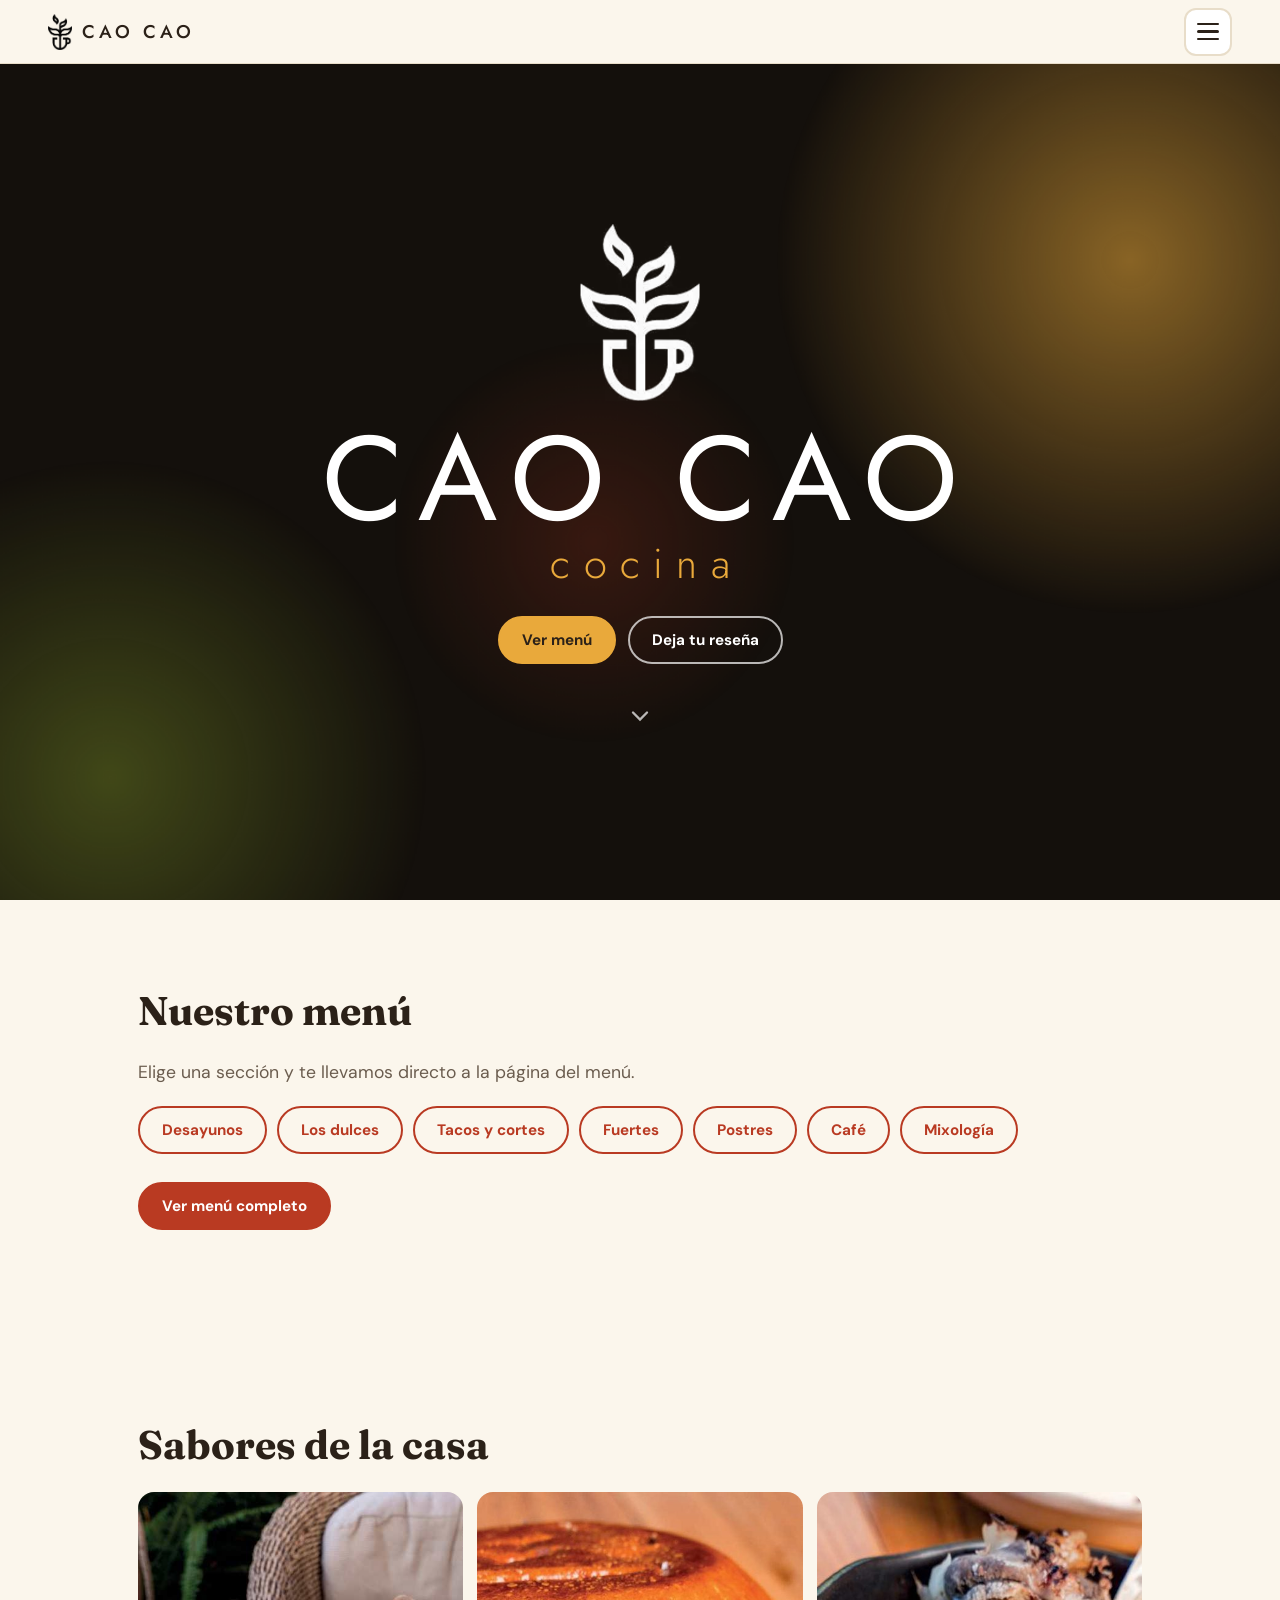
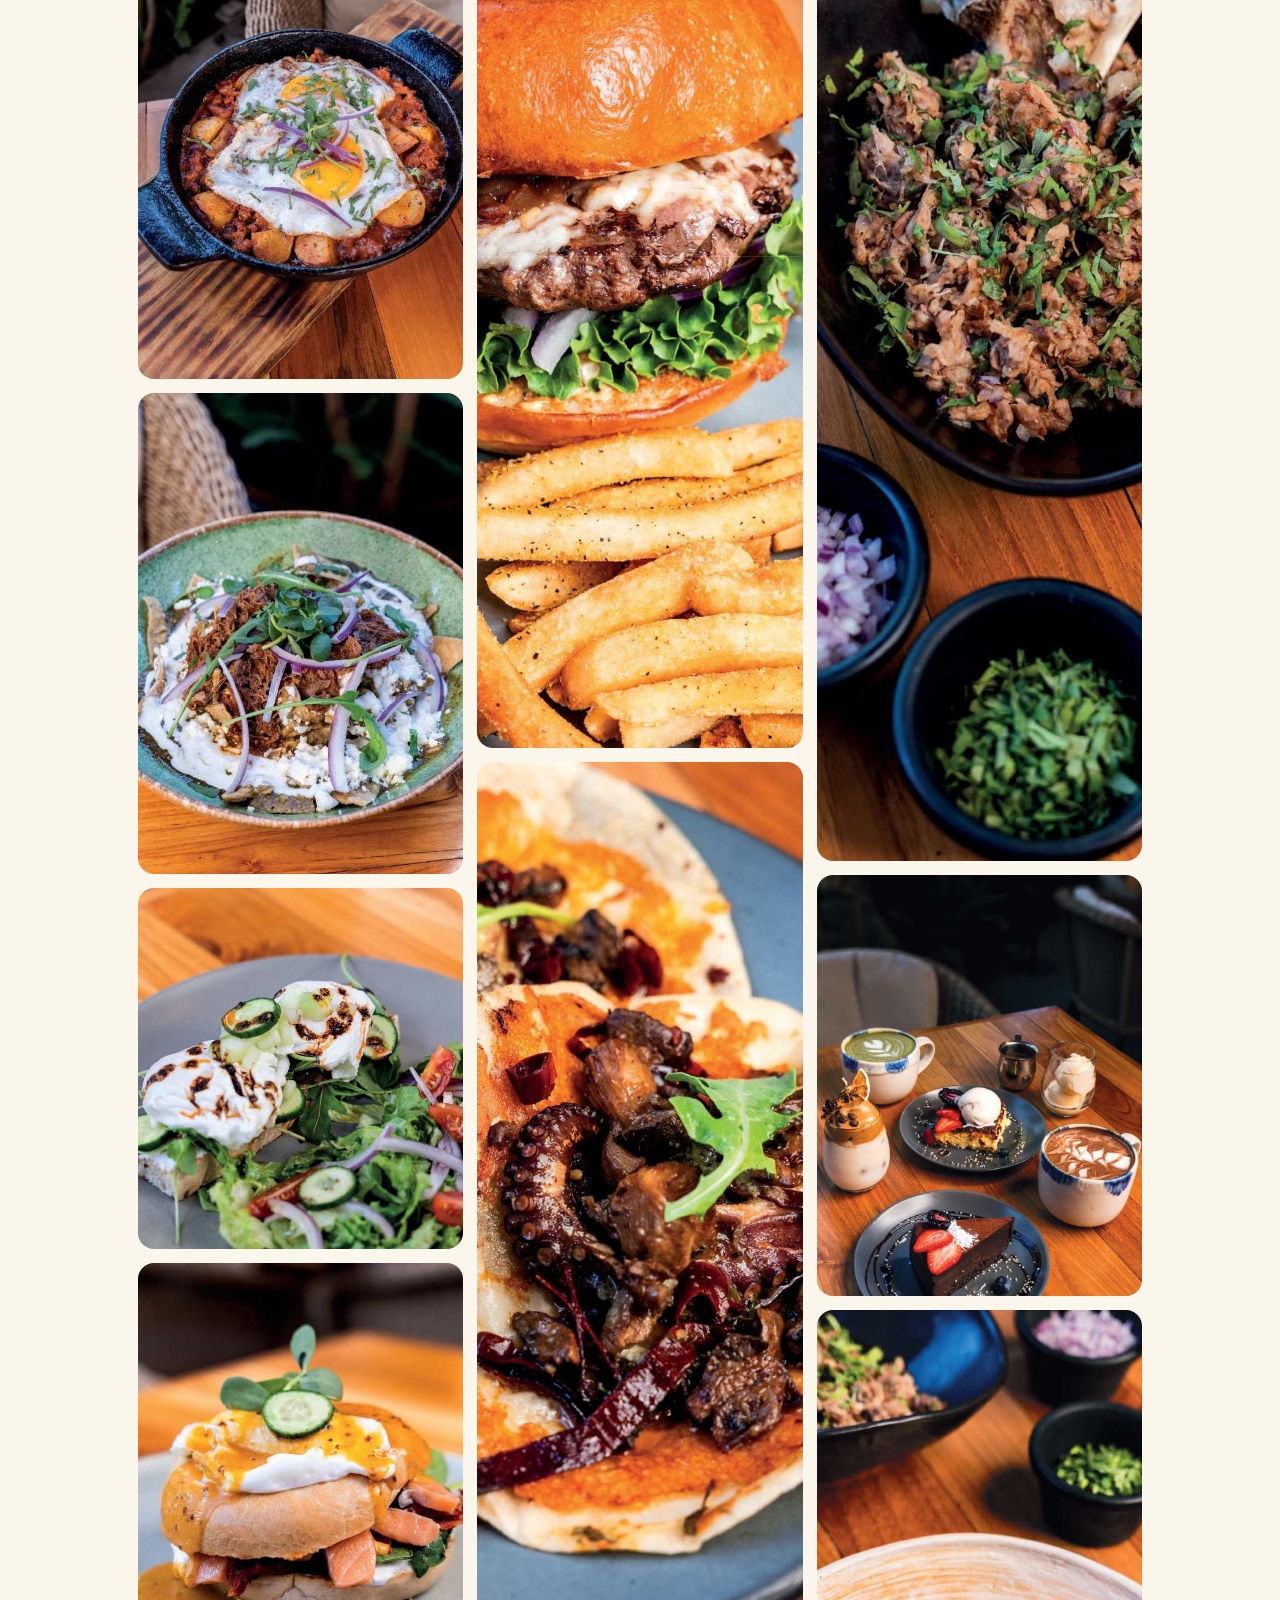
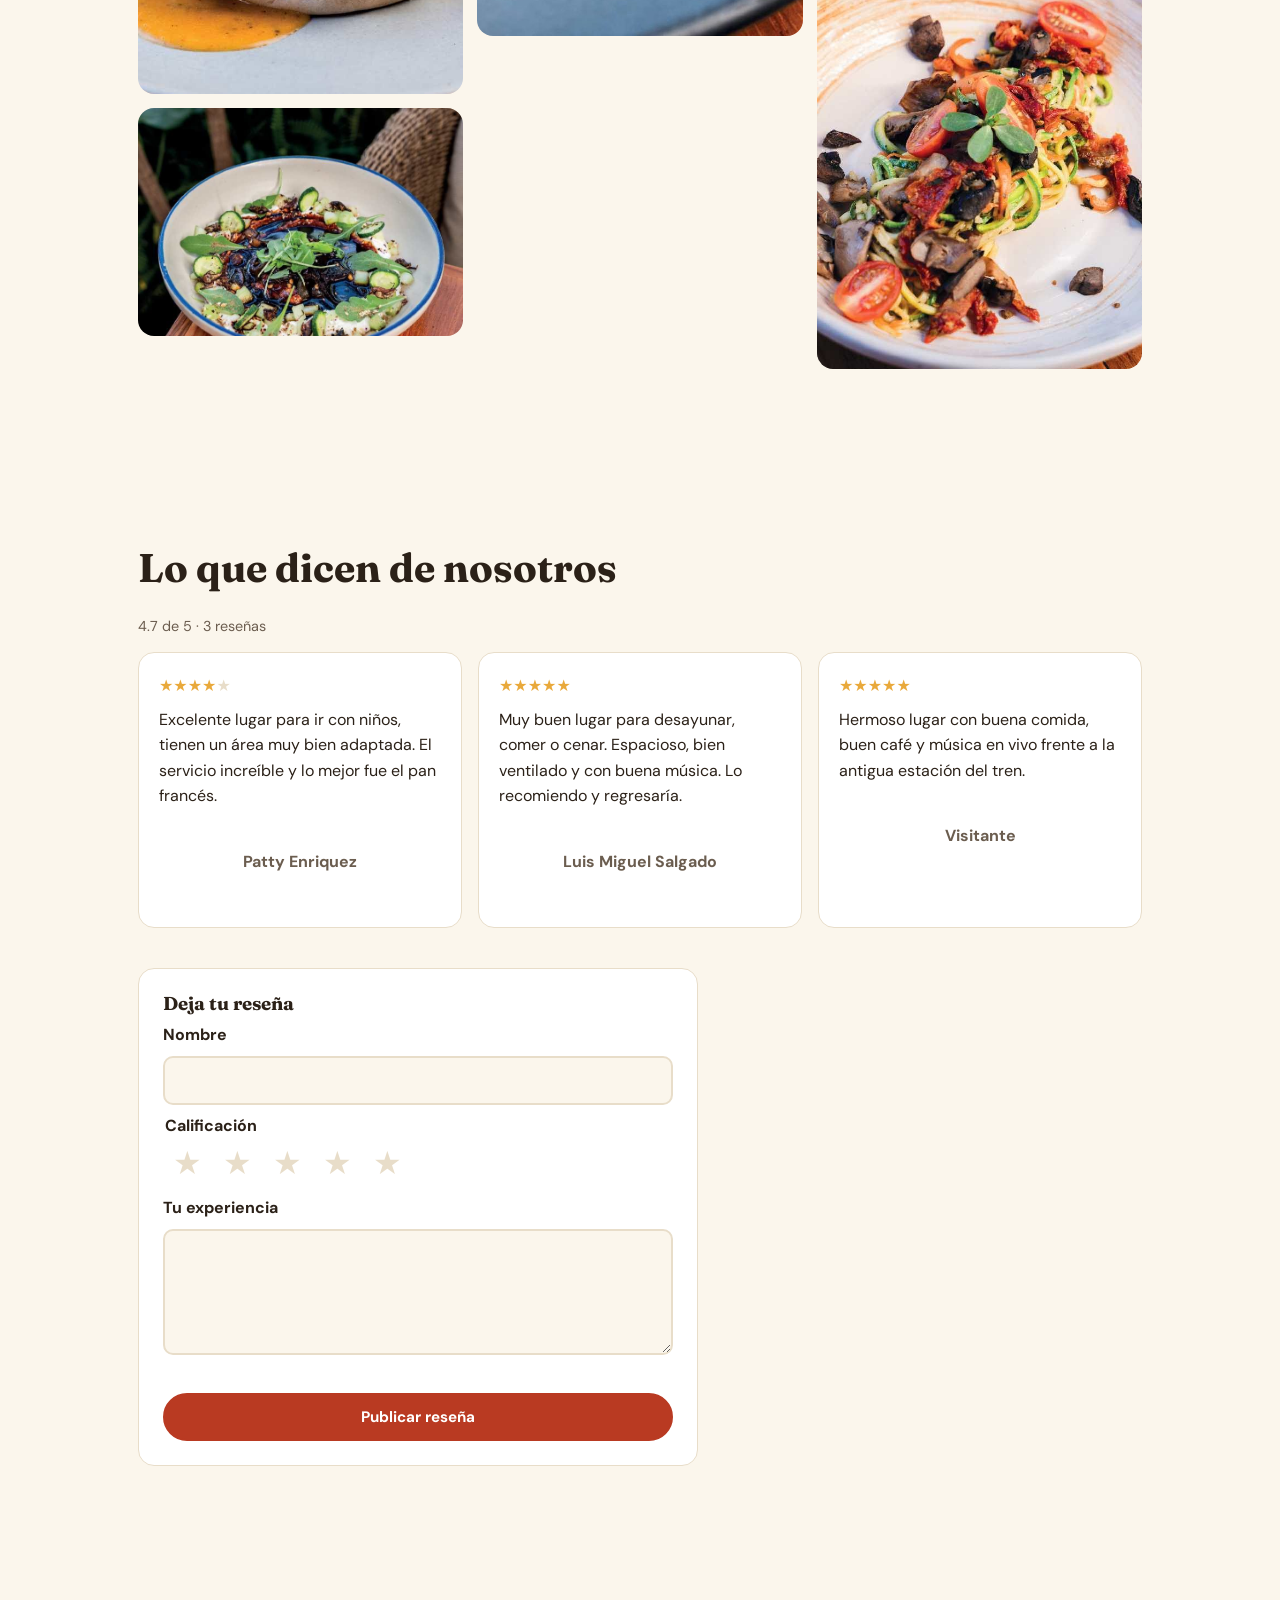
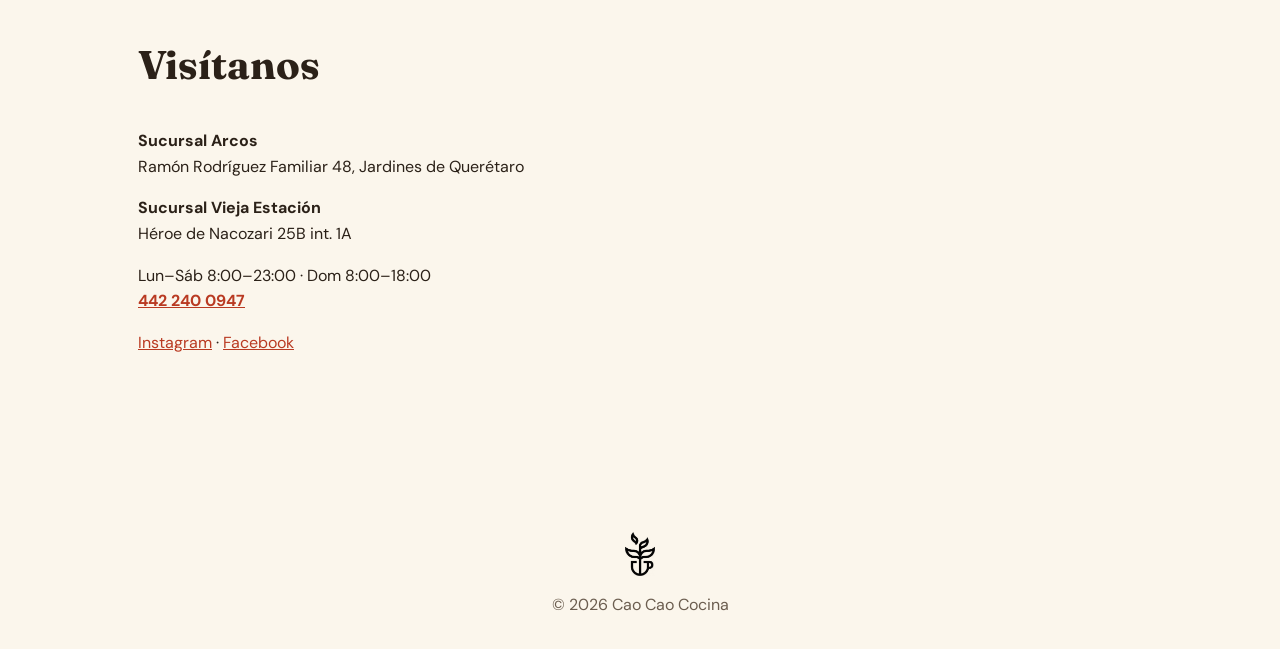
<file: index.html>
<!doctype html>
<html lang="es-MX">
<head>
<meta charset="utf-8">
<meta name="viewport" content="width=device-width, initial-scale=1, viewport-fit=cover">
<meta name="theme-color" content="#14100c">
<title>Cao Cao Cocina · Querétaro</title>
<meta name="description" content="Cao Cao Cocina, Querétaro. Desayunos, tacos, cortes, café y mixología.">
<link rel="icon" href="favicon.ico" sizes="any">
<link rel="icon" type="image/png" sizes="64x64" href="images/favicon-64.png">
<link rel="icon" type="image/png" sizes="192x192" href="images/favicon-192.png">
<link rel="apple-touch-icon" href="images/apple-touch-icon.png">
<link rel="preconnect" href="https://fonts.googleapis.com">
<link rel="preconnect" href="https://fonts.gstatic.com" crossorigin>
<link href="https://fonts.googleapis.com/css2?family=DM+Sans:wght@400;500;700&family=Fraunces:opsz,wght@9..144,500;9..144,700&family=Jost:wght@300;400;500&display=swap" rel="stylesheet">
<link rel="stylesheet" href="css/styles.css">
</head>
<body>
<a class="skip" href="#contenido">Saltar al contenido</a>
<header class="nav">
  <a class="brand" href="index.html" aria-label="Cao Cao Cocina, inicio"><img src="images/logo-icono.png" alt="" width="34" height="36"><span>CAO CAO</span></a>
  <button class="burger" id="burger" aria-label="Abrir menú de navegación" aria-expanded="false" aria-controls="drawer"><span></span><span></span><span></span></button>
  <nav class="drawer" id="drawer" aria-label="Principal" hidden>
    <a href="index.html">Inicio</a>
    <a href="menu.html">Menú</a>
    <a href="#galeria">Galería</a>
    <a href="#resenas">Reseñas</a>
    <a href="#visitanos">Visítanos</a>
    <a href="https://www.instagram.com/caocaococina/" rel="noopener" class="sub">Instagram</a>
  </nav>
</header>
<main id="contenido">
  <section class="hero" id="inicio">
    <div class="light l1" aria-hidden="true"></div><div class="light l2" aria-hidden="true"></div><div class="light l3" aria-hidden="true"></div>
    <img class="hero-icon" src="images/logo-icono.png" alt="" width="110" height="115">
    <h1 class="wordmark"><span class="wm-name">CAO CAO</span><span class="wm-sub">cocina</span></h1>
    <div class="cta">
      <a class="btn btn-sun" href="menu.html">Ver menú</a>
      <a class="btn btn-line" href="#nueva-resena">Deja tu reseña</a>
    </div>
    <a class="scroll-hint" href="#sabores" aria-label="Bajar"><svg viewBox="0 0 24 24" width="28" height="28"><path fill="none" stroke="currentColor" stroke-width="2" stroke-linecap="round" d="M6 9l6 6 6-6"/></svg></a>
  </section>

  <section id="sabores" class="wrap">
    <h2 class="reveal">Nuestro menú</h2>
    <p class="lead reveal">Elige una sección y te llevamos directo a la página del menú.</p>
    <div class="chips">
      <a class="btn btn-outline reveal" href="menu.html#desayunos">Desayunos</a>
      <a class="btn btn-outline reveal" href="menu.html#dulces">Los dulces</a>
      <a class="btn btn-outline reveal" href="menu.html#tacos">Tacos y cortes</a>
      <a class="btn btn-outline reveal" href="menu.html#fuertes">Fuertes</a>
      <a class="btn btn-outline reveal" href="menu.html#postres">Postres</a>
      <a class="btn btn-outline reveal" href="menu.html#cafe">Café</a>
      <a class="btn btn-outline reveal" href="menu.html#mixologia">Mixología</a>
    </div>
    <p class="reveal"><a class="btn btn-solid" href="menu.html">Ver menú completo</a></p>
  </section>

  <section id="galeria" class="wrap">
    <h2 class="reveal">Sabores de la casa</h2>
    <div class="gallery" id="gallery"></div>
  </section>

  <section id="resenas" class="wrap">
    <h2 class="reveal">Lo que dicen de nosotros</h2>
    <p class="note" id="rating-summary"></p>
    <div class="reviews" id="reviews"></div>
    <form id="nueva-resena" class="form reveal" novalidate>
      <h3>Deja tu reseña</h3>
      <label for="r-name">Nombre</label>
      <input id="r-name" name="name" maxlength="40" autocomplete="name" required>
      <fieldset><legend>Calificación</legend><div class="stars" id="stars" role="radiogroup" aria-label="Calificación"></div></fieldset>
      <label for="r-text">Tu experiencia</label>
      <textarea id="r-text" name="text" rows="4" maxlength="400" required></textarea>
      <p class="error" id="form-error" role="alert"></p>
      <button class="btn btn-solid" type="submit">Publicar reseña</button>
    </form>
    <div class="gbox" id="gbox" hidden>
      <h3>¡Gracias! Tu reseña ya aparece arriba</h3>
      <p>¿La publicamos también en Google Maps? Copiamos tu texto y abrimos la ficha de Cao Cao Cocina; Google te pedirá iniciar sesión, elegir tus estrellas, pegar el texto y tocar <strong>Publicar</strong>.</p>
      <button class="btn btn-solid" id="gbtn" type="button">Copiar y abrir Google Maps</button>
      <p class="note" id="gmsg" role="status"></p>
    </div>
  </section>

  <section id="visitanos" class="wrap visit">
    <h2 class="reveal">Visítanos</h2>
    <div class="visit-grid reveal">
      <div>
        <p><strong>Sucursal Arcos</strong><br>Ramón Rodríguez Familiar 48, Jardines de Querétaro</p>
        <p><strong>Sucursal Vieja Estación</strong><br>Héroe de Nacozari 25B int. 1A</p>
        <p>Lun–Sáb 8:00–23:00 · Dom 8:00–18:00<br><a class="tel" href="tel:+524422400947">442 240 0947</a></p>
        <p><a href="https://www.instagram.com/caocaococina/" rel="noopener">Instagram</a> · <a href="https://www.facebook.com/caocaococina/" rel="noopener">Facebook</a></p>
      </div>
      <iframe title="Mapa de Cao Cao Cocina" loading="lazy" src="https://www.google.com/maps?q=20.5942817,-100.376869&z=17&output=embed"></iframe>
    </div>
  </section>
</main>
<footer><img src="images/logo-icono.png" alt="" width="40" height="42"><br>© 2026 Cao Cao Cocina</footer>
<script src="data/reviews.js"></script>
<script src="js/common.js"></script>
<script src="js/home.js"></script>
</body></html>
</file>
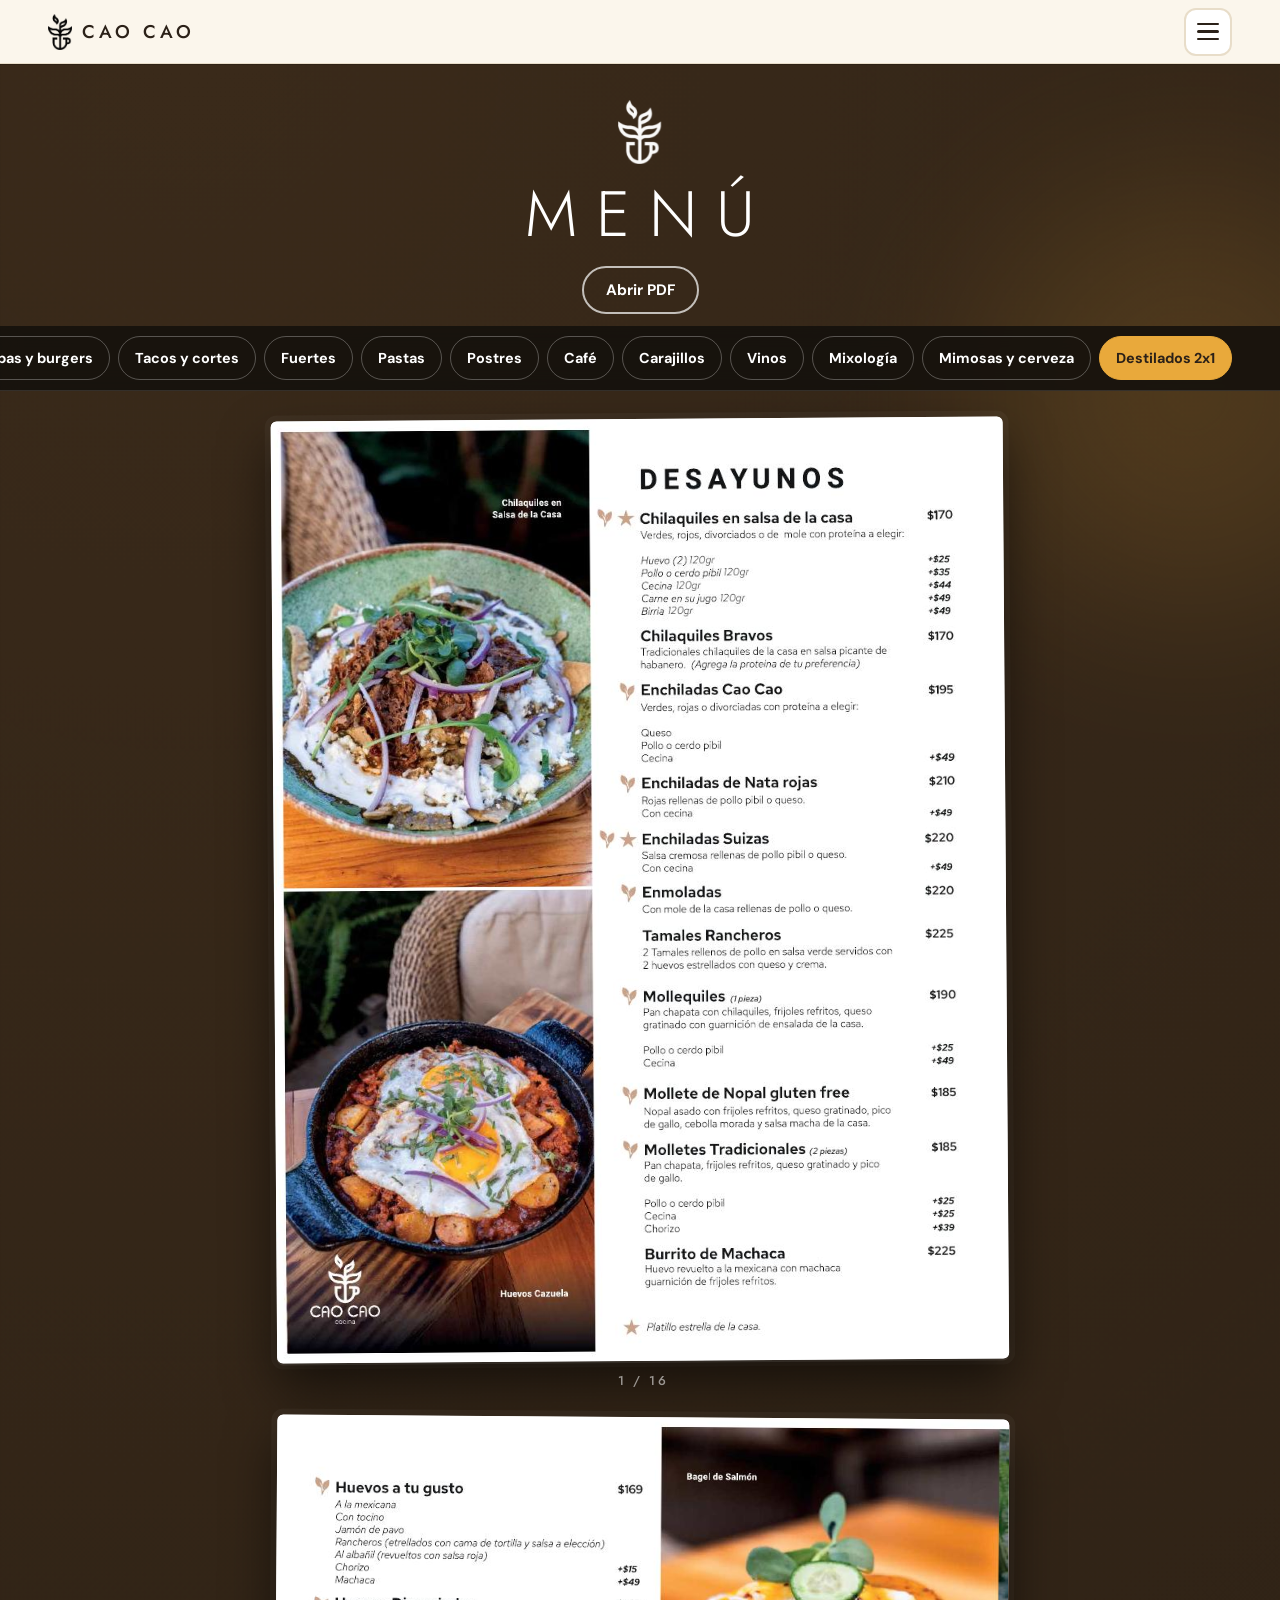
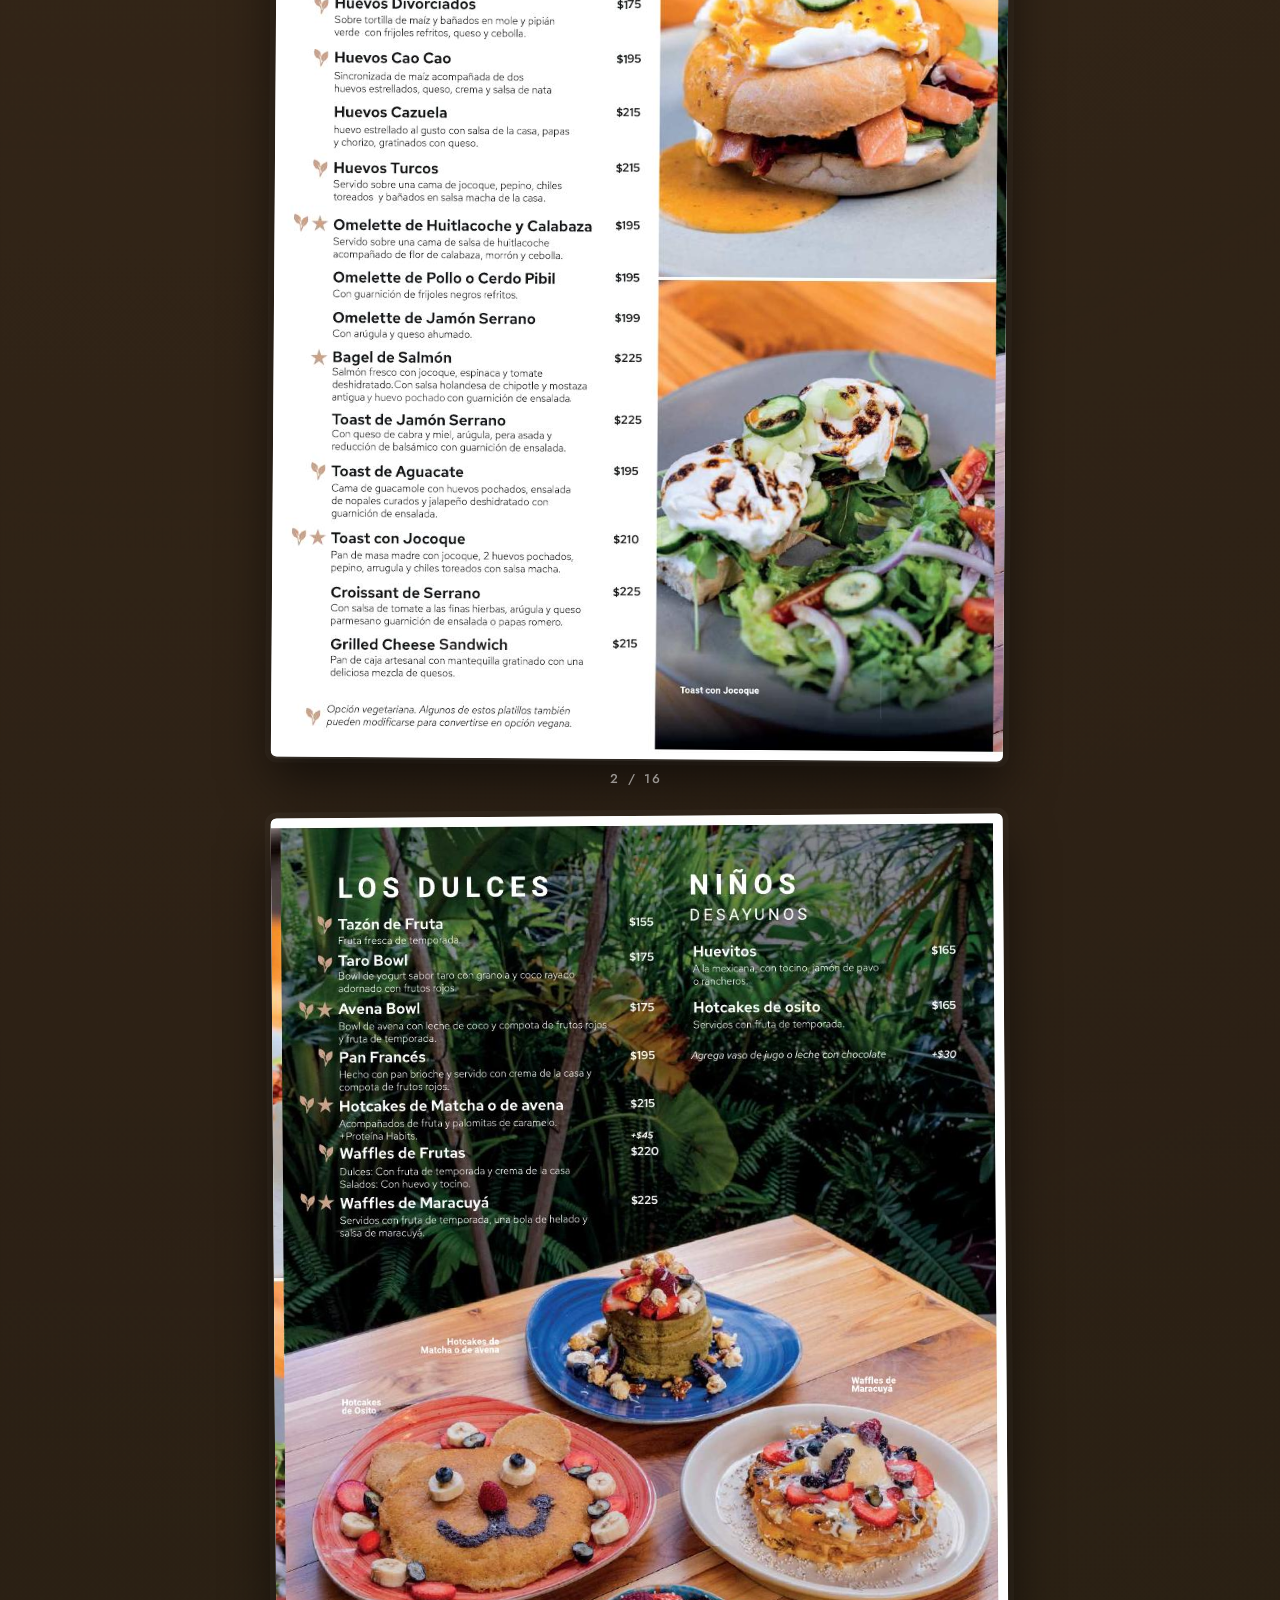
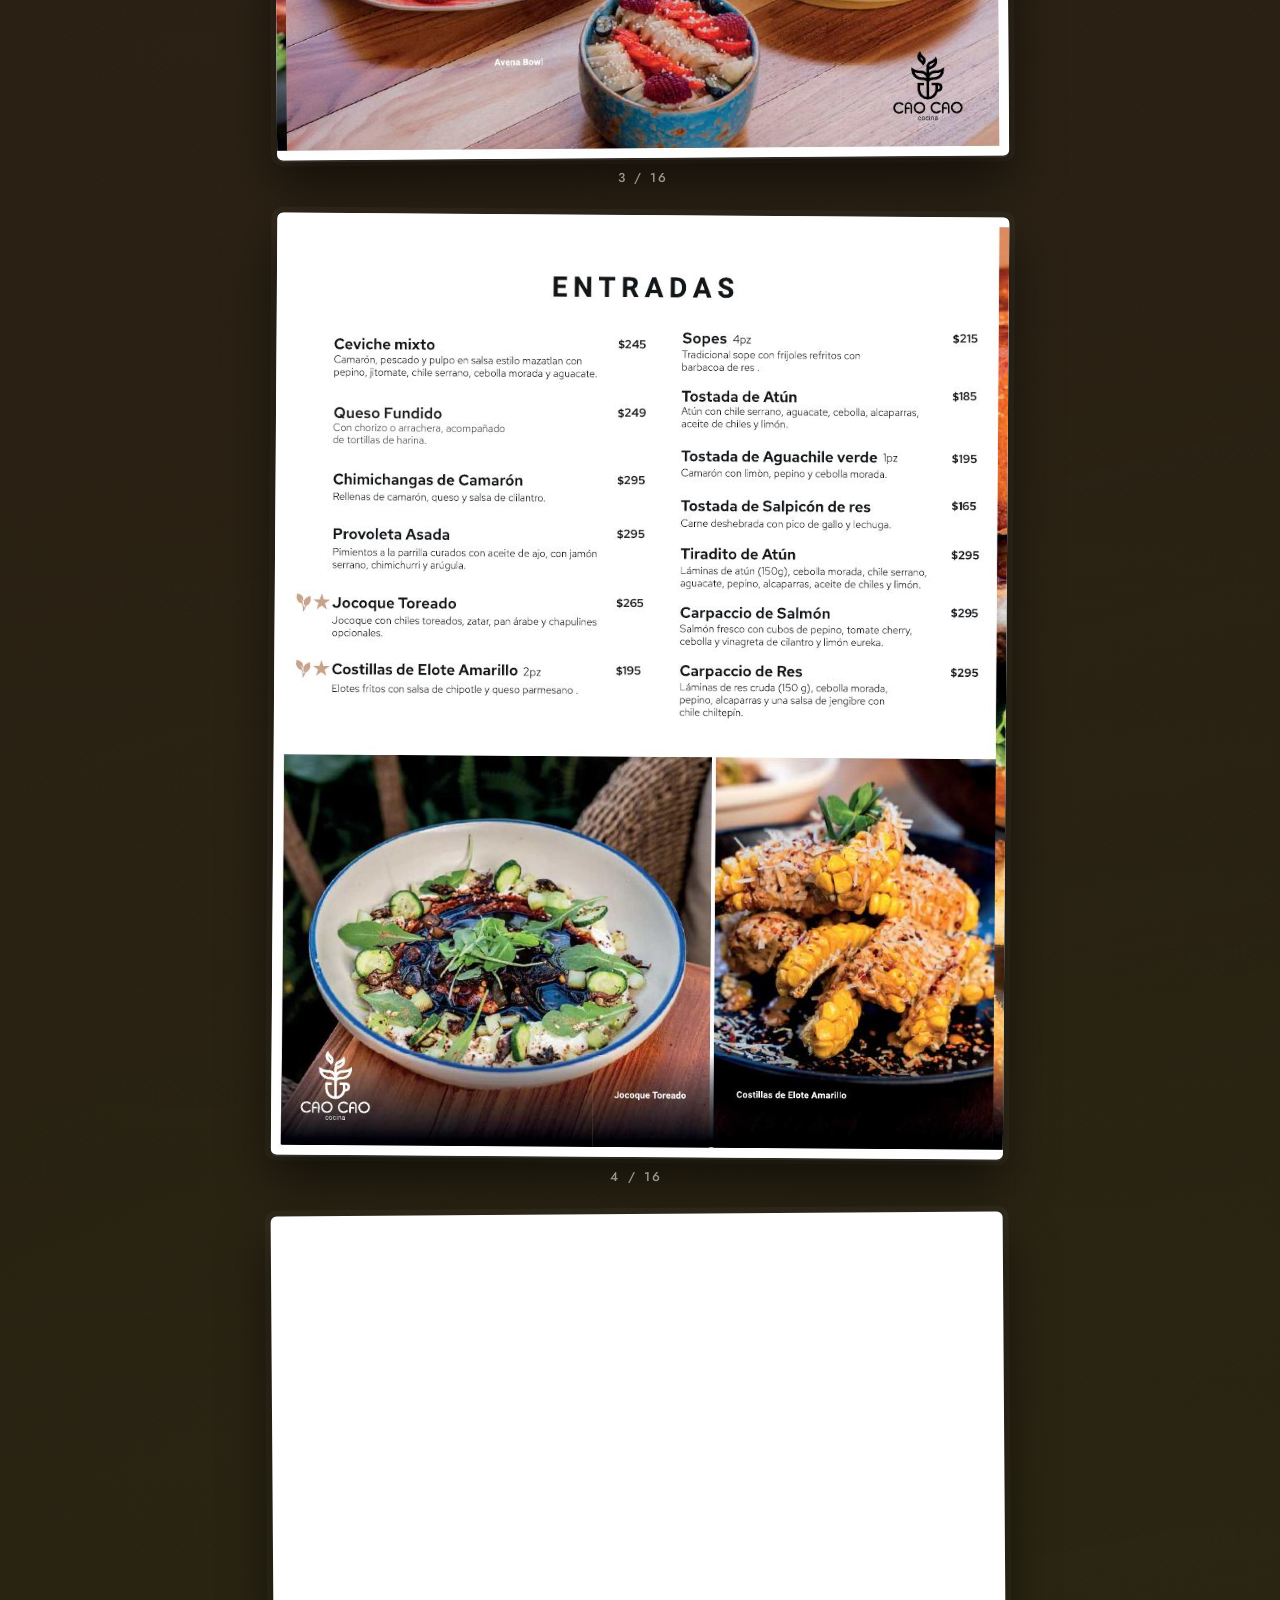
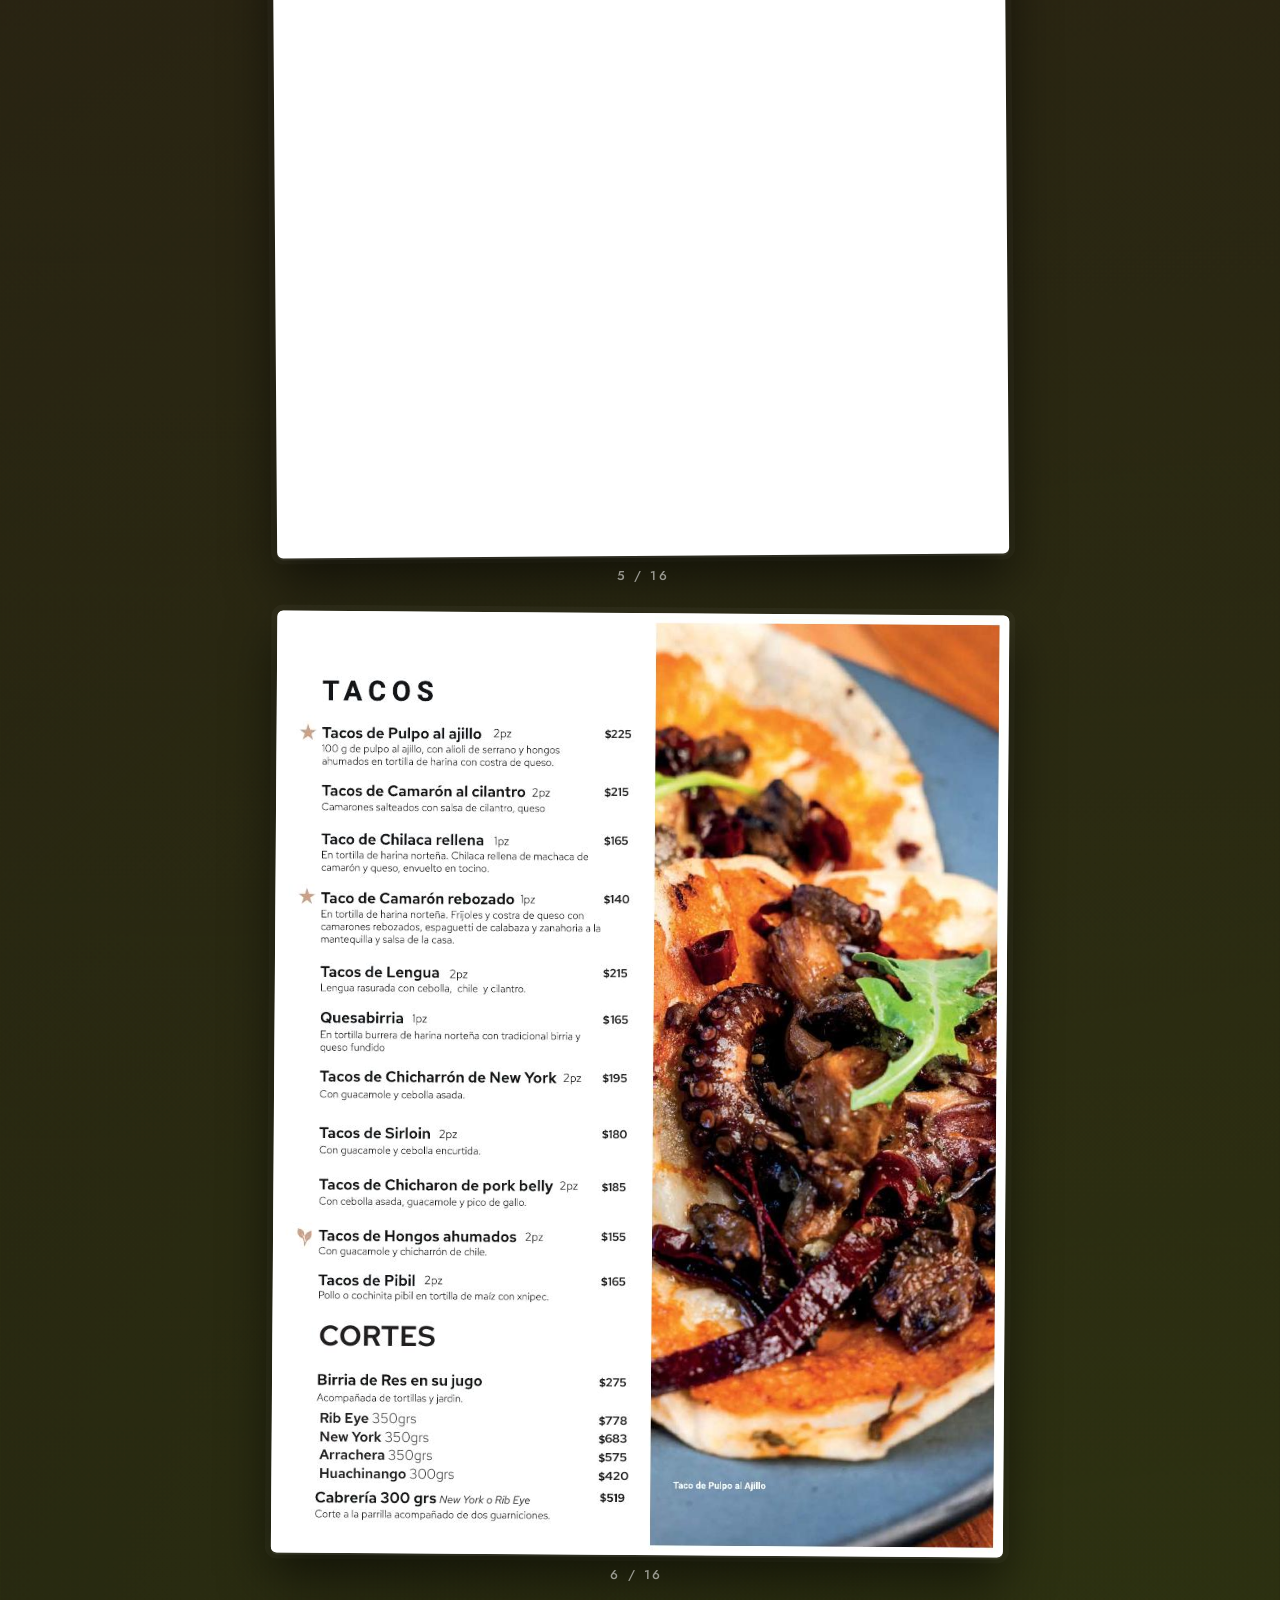
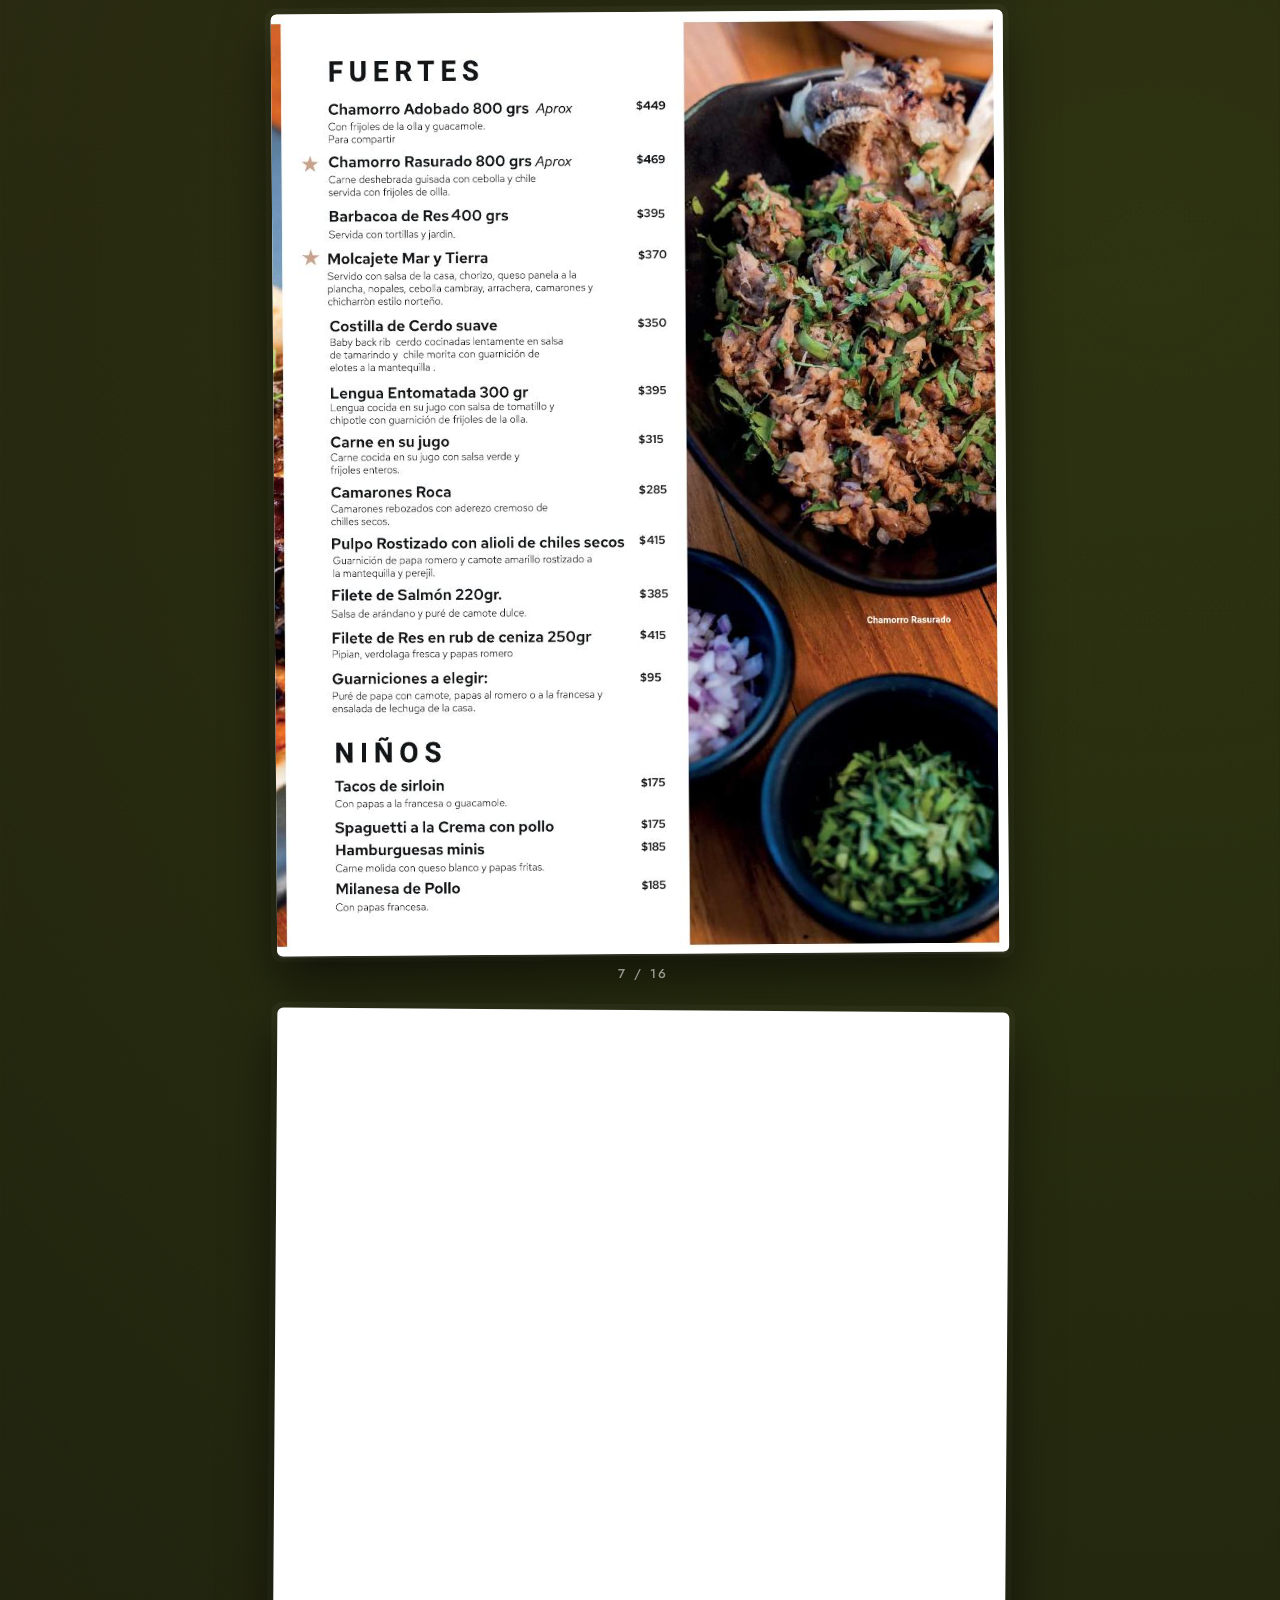
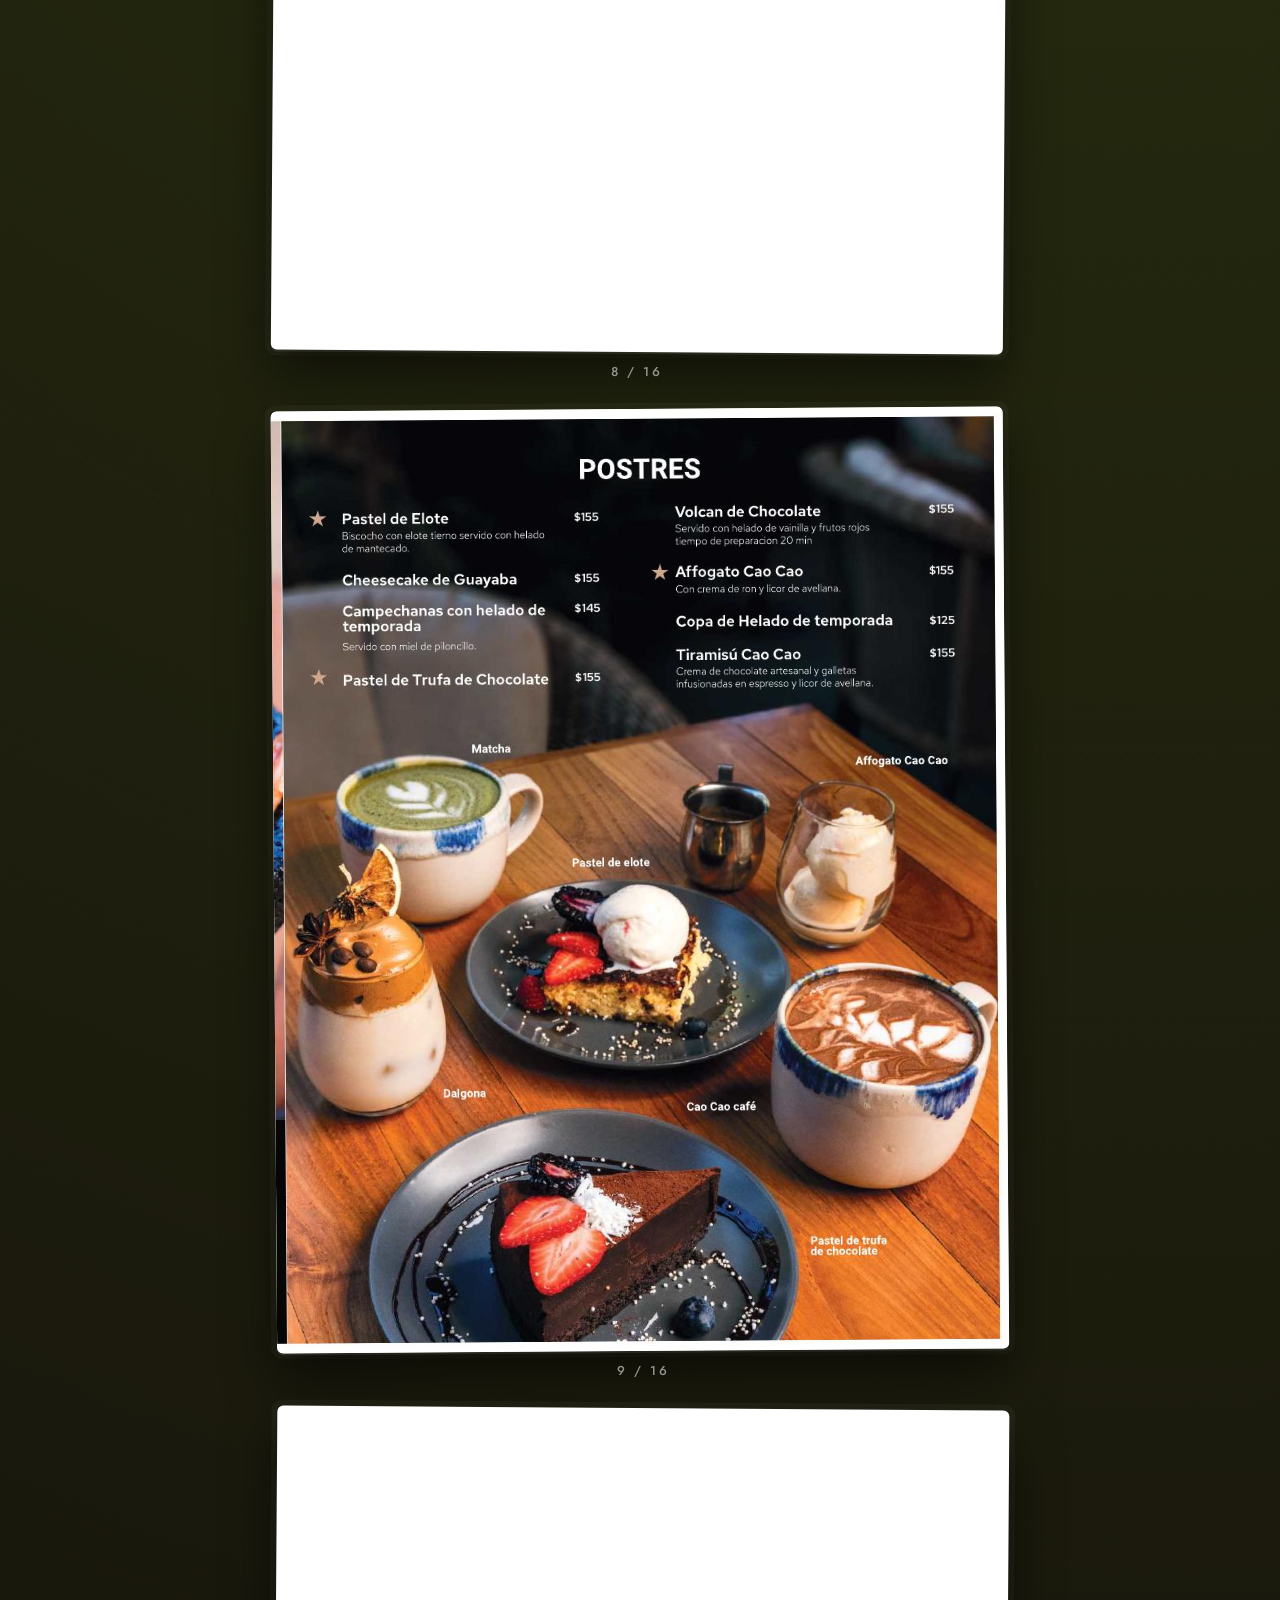
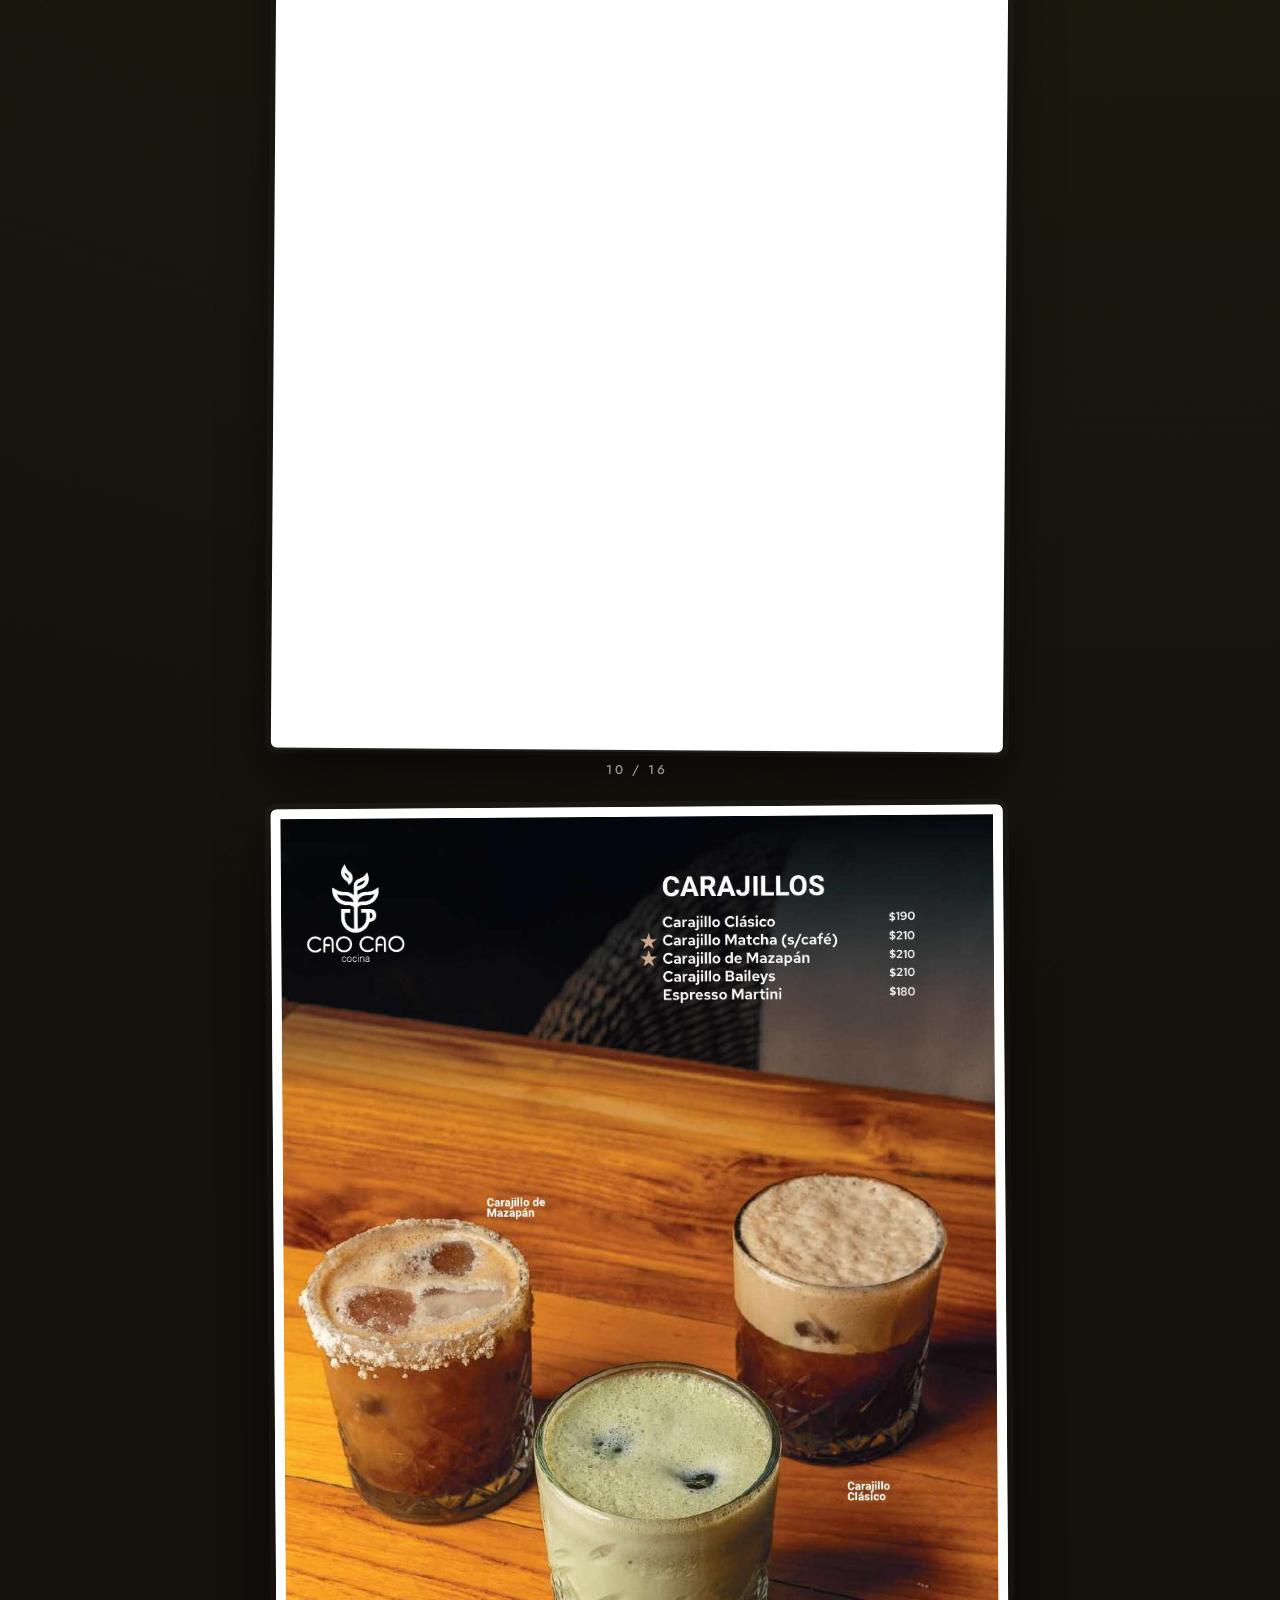
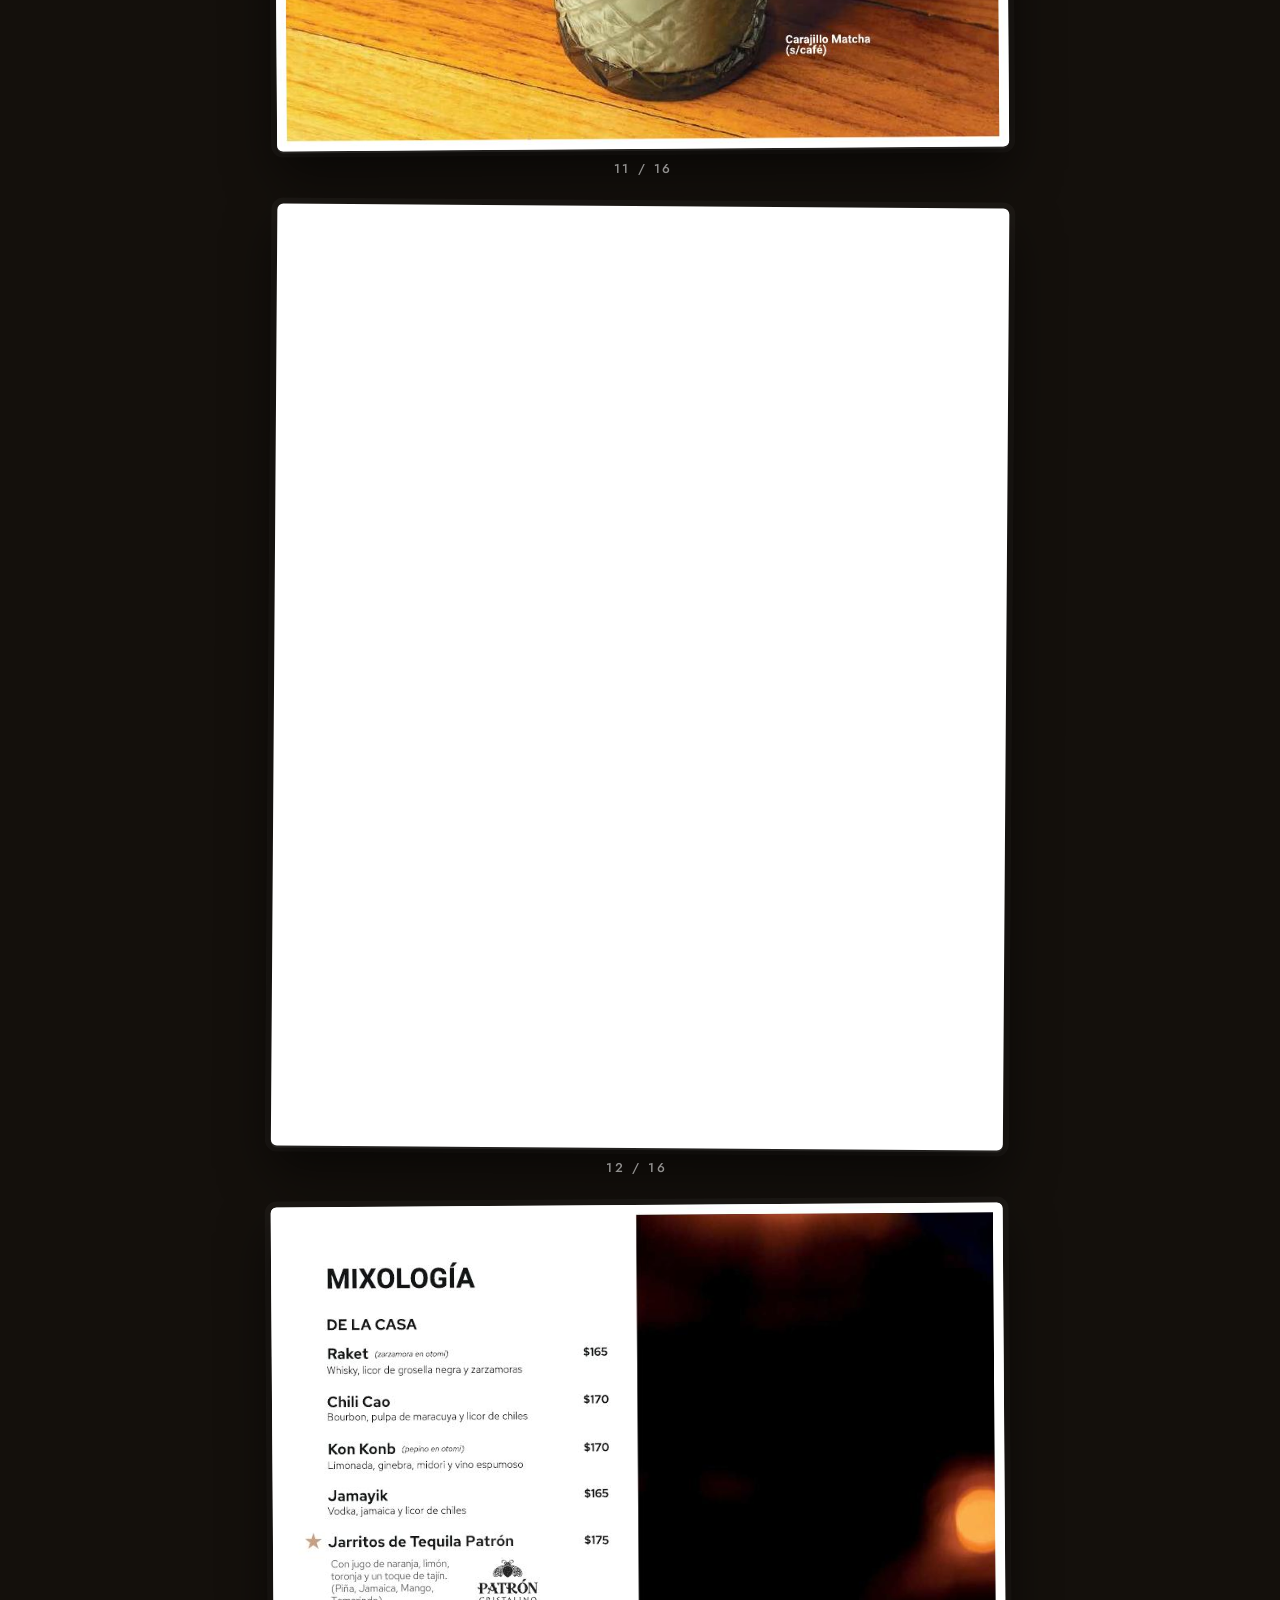
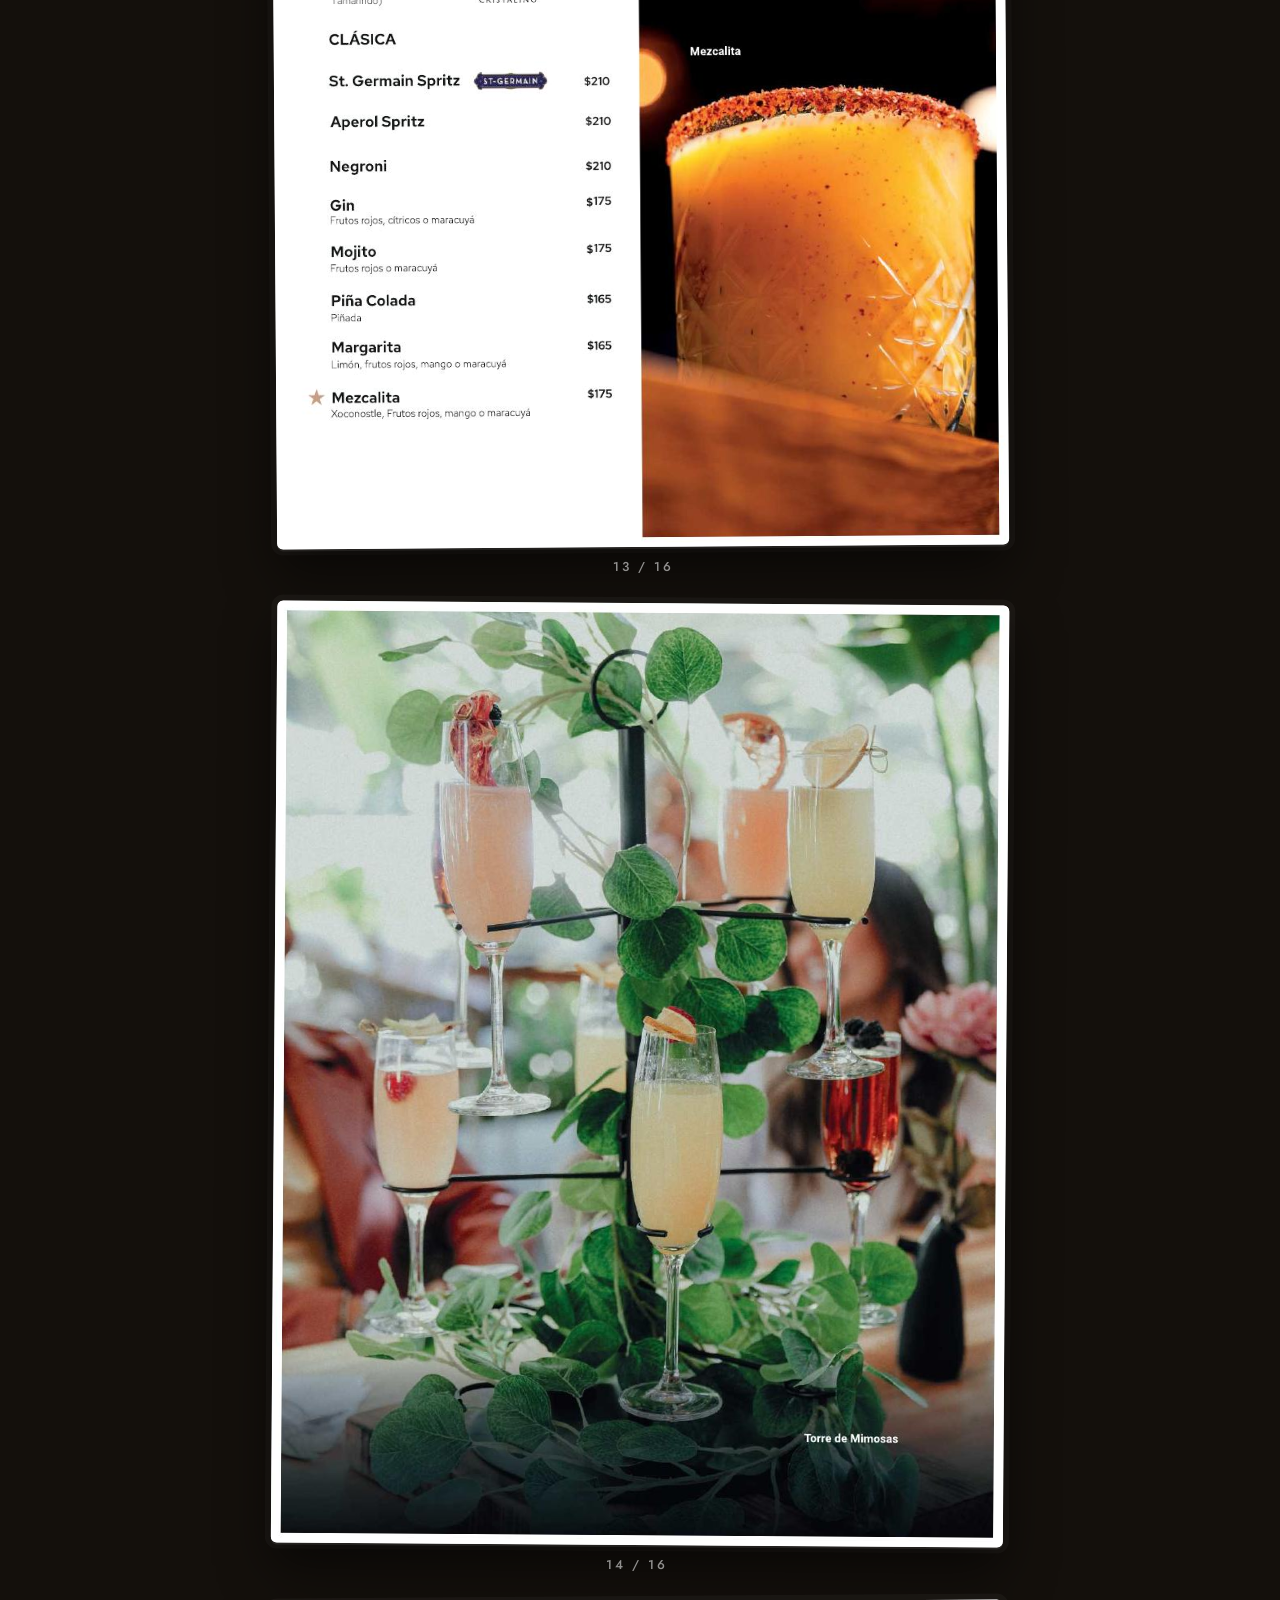
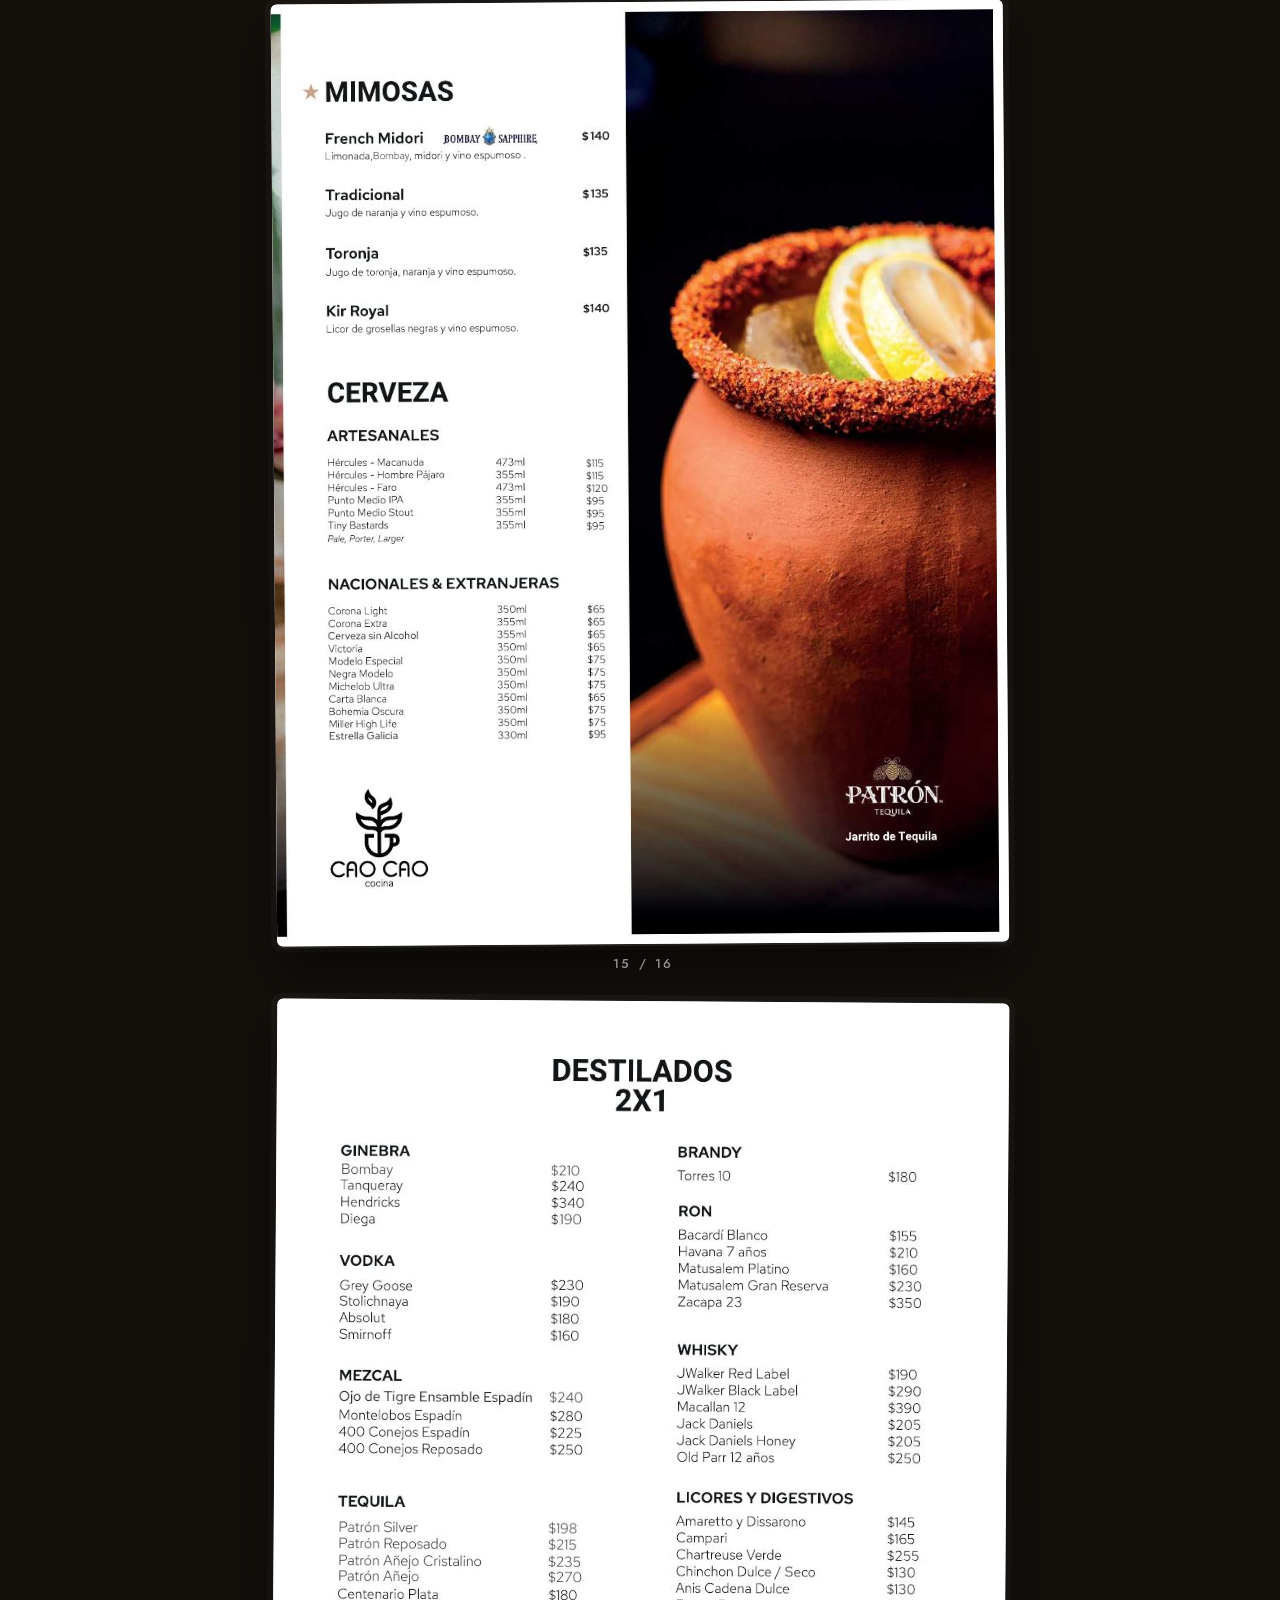
<file: menu.html>
<!doctype html>
<html lang="es-MX">
<head>
<meta charset="utf-8">
<meta name="viewport" content="width=device-width, initial-scale=1, viewport-fit=cover">
<meta name="theme-color" content="#14100c">
<title>Menú · Cao Cao Cocina</title>
<meta name="description" content="Menú completo de Cao Cao Cocina.">
<link rel="icon" href="favicon.ico" sizes="any">
<link rel="icon" type="image/png" sizes="64x64" href="images/favicon-64.png">
<link rel="icon" type="image/png" sizes="192x192" href="images/favicon-192.png">
<link rel="apple-touch-icon" href="images/apple-touch-icon.png">
<link rel="preconnect" href="https://fonts.googleapis.com">
<link rel="preconnect" href="https://fonts.gstatic.com" crossorigin>
<link href="https://fonts.googleapis.com/css2?family=DM+Sans:wght@400;500;700&family=Fraunces:opsz,wght@9..144,500;9..144,700&family=Jost:wght@300;400;500&display=swap" rel="stylesheet">
<link rel="stylesheet" href="css/styles.css">
</head>
<body>
<a class="skip" href="#contenido">Saltar al contenido</a>
<header class="nav">
  <a class="brand" href="index.html" aria-label="Cao Cao Cocina, inicio"><img src="images/logo-icono.png" alt="" width="34" height="36"><span>CAO CAO</span></a>
  <button class="burger" id="burger" aria-label="Abrir menú de navegación" aria-expanded="false" aria-controls="drawer"><span></span><span></span><span></span></button>
  <nav class="drawer" id="drawer" aria-label="Principal" hidden>
    <a href="index.html">Inicio</a>
    <a href="menu.html" aria-current="page">Menú</a>
    <a href="index.html#galeria">Galería</a>
    <a href="index.html#resenas">Reseñas</a>
    <a href="index.html#visitanos">Visítanos</a>
    <a href="https://www.instagram.com/caocaococina/" rel="noopener" class="sub">Instagram</a>
  </nav>
</header>
<main id="contenido" class="menu-page">
  <div class="menu-glow" aria-hidden="true"></div>
  <section class="menu-head">
    <img src="images/logo-icono.png" alt="" width="64" height="67">
    <h1 class="reveal">Menú</h1>
    <div class="cta">
      <a class="btn btn-line" href="menu/menu-cao-cao.pdf" target="_blank" rel="noopener">Abrir PDF</a>
    </div>
  </section>
  <div class="tabs-bar"><div class="tabs" id="tabs" aria-label="Ir a una sección del menú"></div></div>
  <section class="pages" id="pages"></section>
  <p class="menu-end">Precios en MXN. Pueden cambiar sin previo aviso.<br><a class="btn btn-line" href="index.html#nueva-resena">Deja tu reseña</a></p>
</main>
<div class="lightbox" id="lightbox" hidden role="dialog" aria-modal="true" aria-label="Página del menú ampliada">
  <button class="lb-close" id="lb-close" aria-label="Cerrar">&times;</button>
  <div class="lb-scroll"><img id="lb-img" alt=""></div>
</div>
<script src="js/common.js"></script>
<script src="js/menu.js"></script>
</body></html>
</file>
<file: css/styles.css>
:root{--bg:#FBF6EC;--ink:#2B2118;--muted:#6B5D4F;--chile:#B93A22;--lime:#5E6E1C;--sun:#E9A93B;--card:#fff;--line:#E8DDC9;--night:#14100c;--r:16px;--sp:clamp(16px,4vw,48px);--nav:64px}
@media(prefers-color-scheme:dark){:root{--bg:#1E1812;--ink:#F6EEDF;--muted:#C9BBA5;--chile:#F0866E;--lime:#B7C75A;--card:#2A221A;--line:#42362A}}
*{box-sizing:border-box;-webkit-tap-highlight-color:transparent}html{scroll-behavior:smooth;scroll-padding-top:calc(var(--nav) + 12px);-webkit-text-size-adjust:100%}
body{margin:0;background:var(--bg);color:var(--ink);font:400 1rem/1.6 'DM Sans',system-ui,sans-serif;overflow-x:hidden}
body.menu-open,body.lb-open{overflow:hidden}
h1,h2,h3{font-family:Fraunces,Georgia,serif;line-height:1.15}
.skip{position:absolute;left:-999px}.skip:focus{left:8px;top:8px;background:var(--ink);color:var(--bg);padding:8px;z-index:99}
a{color:var(--chile)}:focus-visible{outline:3px solid var(--sun);outline-offset:2px}
img{max-width:100%}
/* barra y hamburguesa */
.nav{position:sticky;top:0;z-index:30;height:calc(var(--nav) + env(safe-area-inset-top));padding:env(safe-area-inset-top) max(var(--sp),env(safe-area-inset-right)) 0 max(var(--sp),env(safe-area-inset-left));display:flex;align-items:center;justify-content:space-between;background:color-mix(in srgb,var(--bg) 92%,transparent);backdrop-filter:blur(10px);-webkit-backdrop-filter:blur(10px);border-bottom:1px solid var(--line);transition:box-shadow .3s}
.nav.scrolled{box-shadow:0 6px 24px rgba(0,0,0,.14)}
.brand{display:flex;align-items:center;gap:10px;min-height:44px;color:var(--ink);text-decoration:none;font:500 1.15rem Jost,sans-serif;letter-spacing:.2em}
.brand img{height:36px;width:auto;filter:invert(1);transition:transform .4s cubic-bezier(.34,1.56,.64,1)}.brand:hover img{transform:rotate(-8deg) scale(1.1)}
.burger{width:48px;height:48px;border:2px solid var(--line);border-radius:12px;background:var(--card);cursor:pointer;display:grid;place-content:center;gap:5px;padding:0}
.burger span{display:block;width:22px;height:2.5px;border-radius:2px;background:var(--ink);transition:transform .3s,opacity .2s}
.burger[aria-expanded=true] span:nth-child(1){transform:translateY(7.5px) rotate(45deg)}.burger[aria-expanded=true] span:nth-child(2){opacity:0}.burger[aria-expanded=true] span:nth-child(3){transform:translateY(-7.5px) rotate(-45deg)}
.drawer{position:absolute;top:100%;right:0;left:0;background:var(--bg);border-bottom:1px solid var(--line);box-shadow:0 20px 40px rgba(0,0,0,.2);padding:8px var(--sp) 20px;display:flex;flex-direction:column;opacity:0;transform:translateY(-12px);transition:opacity .25s,transform .25s}
.drawer.open{opacity:1;transform:none}.drawer[hidden]{display:none}
.drawer a{display:flex;align-items:center;min-height:52px;font:500 1.25rem Fraunces,serif;color:var(--ink);text-decoration:none;border-bottom:1px solid var(--line)}
.drawer a:active,.drawer a:hover,.drawer a[aria-current]{color:var(--chile)}.drawer a.sub{font:500 1rem 'DM Sans';color:var(--muted);border:0}
@media(min-width:700px){.drawer{left:auto;width:320px;right:max(var(--sp),0px);border:1px solid var(--line);border-radius:0 0 var(--r) var(--r)}}
.progress{position:fixed;top:0;left:0;right:0;height:3px;background:linear-gradient(90deg,var(--chile),var(--sun));transform-origin:0 50%;transform:scaleX(0);z-index:40}
/* botones */
.btn{display:inline-flex;align-items:center;justify-content:center;min-height:48px;padding:0 22px;border-radius:999px;font:700 .95rem 'DM Sans';text-decoration:none;cursor:pointer;border:2px solid var(--chile);transition:transform .2s,background .2s,color .2s;touch-action:manipulation}
.btn-solid{background:var(--chile);color:#fff}.btn-outline{background:transparent;color:var(--chile)}.btn-sun{background:var(--sun);border-color:var(--sun);color:#2B2118}.btn-line{background:transparent;border-color:rgba(255,255,255,.7);color:#fff}
.btn:hover{transform:translateY(-2px)}.btn-outline:hover{background:var(--chile);color:#fff}.btn-line:hover{background:#fff;color:#14100c}
/* hero oscuro con marca */
.hero{position:relative;overflow:hidden;min-height:calc(100vh - var(--nav));min-height:calc(100svh - var(--nav));display:flex;flex-direction:column;align-items:center;justify-content:center;text-align:center;padding:40px var(--sp);background:var(--night);color:#fff}
.light{position:absolute;border-radius:50%;pointer-events:none;will-change:transform;animation:drift 16s ease-in-out infinite alternate}
.l1{width:min(80vw,760px);aspect-ratio:1;top:-22%;right:-18%;background:radial-gradient(circle,rgba(233,169,59,.55),rgba(233,169,59,0) 66%)}
.l2{width:min(75vw,680px);aspect-ratio:1;bottom:-26%;left:-18%;background:radial-gradient(circle,rgba(120,140,40,.45),rgba(120,140,40,0) 66%);animation-delay:-7s}
.l3{width:min(50vw,420px);aspect-ratio:1;top:32%;left:30%;background:radial-gradient(circle,rgba(185,58,34,.22),rgba(185,58,34,0) 68%);animation-duration:22s;animation-delay:-3s}
@keyframes drift{to{transform:translate(-60px,50px) scale(1.18)}}
.hero>*{position:relative}.hero>.light{position:absolute}
.hero-icon{width:clamp(78px,15vw,120px);height:auto;animation:pop .9s cubic-bezier(.34,1.56,.64,1) both,float 6s ease-in-out 1s infinite}
.wordmark{margin:18px 0 0;font-family:Jost,sans-serif;font-weight:400;line-height:1;display:flex;flex-direction:column;align-items:center}
.wm-name{font-size:clamp(3rem,14vw,7.5rem);letter-spacing:.14em;margin-right:-.14em;animation:up .8s .25s both}
.wm-sub{font-size:clamp(1.4rem,5.5vw,2.6rem);letter-spacing:.32em;margin-right:-.32em;font-weight:300;color:var(--sun);margin-top:.1em;animation:up .8s .45s both}
.cta{display:flex;gap:12px;justify-content:center;flex-wrap:wrap;margin-top:32px;animation:up .8s .65s both}
.scroll-hint{color:rgba(255,255,255,.7);margin-top:28px;min-height:48px;min-width:48px;display:grid;place-items:center;animation:up .8s 1s both,bob 2s 1.8s infinite}
@keyframes zoom{to{transform:scale(1.15)}}@keyframes pop{from{opacity:0;transform:scale(.4) rotate(-12deg)}to{opacity:1;transform:none}}
@keyframes up{from{opacity:0;transform:translateY(28px)}to{opacity:1;transform:none}}@keyframes float{50%{transform:translateY(-8px)}}@keyframes bob{50%{transform:translateY(8px)}}
/* secciones */
.wrap{max-width:1100px;margin:0 auto;padding:clamp(40px,8vw,88px) var(--sp)}
h2{font-size:clamp(1.7rem,5vw,2.5rem);margin:0 0 .6em}.lead{color:var(--muted);font-size:1.1rem;max-width:56ch}.note{color:var(--muted);font-size:.9rem}
.chips{display:flex;flex-wrap:wrap;gap:10px;margin:20px 0 28px}
.reveal{opacity:0;transform:translateY(26px);transition:opacity .7s ease,transform .7s cubic-bezier(.2,.7,.2,1)}.reveal.in{opacity:1;transform:none}
.gallery{columns:3 240px;column-gap:14px}
.ph{position:relative;break-inside:avoid;margin:0 0 14px;border-radius:var(--r);overflow:hidden;background:linear-gradient(135deg,var(--sun),var(--chile))}
.ph img{display:block;width:100%;height:auto;transition:transform .6s}.ph:hover img{transform:scale(1.06)}
.ph figcaption{position:absolute;left:0;right:0;bottom:0;padding:28px 14px 12px;color:#fff;font-weight:700;background:linear-gradient(transparent,rgba(0,0,0,.7));transform:translateY(100%);transition:transform .35s}.ph:hover figcaption{transform:none}
@media(hover:none){.ph figcaption{transform:none;font-size:.85rem;padding:20px 10px 8px}}
.reviews{display:grid;grid-template-columns:repeat(auto-fill,minmax(260px,1fr));gap:16px}
.rev{background:var(--card);border:1px solid var(--line);border-radius:var(--r);padding:20px;transition:box-shadow .3s}
.rev.new{border-color:var(--lime);box-shadow:0 0 0 3px color-mix(in srgb,var(--lime) 30%,transparent)}.rev p{margin:.5em 0}.rev footer{font-weight:700}
.star{color:var(--sun)}.star.off{color:var(--line)}
.form{margin-top:40px;background:var(--card);border:1px solid var(--line);border-radius:var(--r);padding:24px;max-width:560px;display:grid;gap:8px}
.form h3{margin:0}label,legend{font-weight:700}fieldset{border:0;padding:0;margin:0}
input,textarea{width:100%;min-height:48px;padding:10px 12px;border-radius:10px;border:2px solid var(--line);background:var(--bg);color:var(--ink);font:inherit;font-size:16px}
.stars{display:flex;gap:2px}.stars button{width:48px;height:48px;border:0;background:none;font-size:2rem;cursor:pointer;color:var(--line);transition:transform .2s}.stars button.on{color:var(--sun)}.stars button:hover{transform:scale(1.2) rotate(-8deg)}
.error{color:var(--chile);margin:0;min-height:1.4em;font-weight:500}
.gbox{margin-top:20px;max-width:560px;padding:22px;border-radius:var(--r);background:color-mix(in srgb,var(--lime) 14%,var(--card));border:2px solid var(--lime);animation:up .5s both}.gbox h3{margin:0 0 8px}
.visit-grid{display:grid;grid-template-columns:repeat(auto-fit,minmax(min(100%,280px),1fr));gap:24px}.tel{font-weight:700}
iframe{width:100%;min-height:300px;border:0;border-radius:var(--r)}
footer{text-align:center;padding:32px 16px calc(32px + env(safe-area-inset-bottom));color:var(--muted)}footer img{height:44px;width:auto;filter:invert(1);margin-bottom:8px}
@media(prefers-color-scheme:dark){.brand img,footer img{filter:none}}
/* página del menú (PDF) */
.menu-page{position:relative;background:radial-gradient(circle at 15% 0,#3a2a1a 0,transparent 45%),radial-gradient(circle at 90% 40%,#2c3410 0,transparent 40%),var(--night);color:#fff;min-height:100vh;overflow:clip}
.menu-glow{position:absolute;width:420px;height:420px;border-radius:50%;background:var(--sun);opacity:.14;filter:blur(90px);top:120px;right:-120px;animation:drift2 14s ease-in-out infinite alternate}
@keyframes drift2{to{transform:translate(-60px,260px)}}
.menu-head{position:relative;text-align:center;padding:36px var(--sp) 12px}.menu-head img{height:64px;width:auto;animation:pop .8s both,float 6s 1s infinite}
.menu-head h1{font:300 clamp(2.4rem,9vw,4rem)/1 Jost,sans-serif;letter-spacing:.3em;margin:10px -.3em 0 0;text-transform:uppercase}
.menu-head .cta{margin-top:20px}
.tabs-bar{position:sticky;top:calc(var(--nav) + env(safe-area-inset-top));z-index:9;background:rgba(20,16,12,.88);backdrop-filter:blur(10px);-webkit-backdrop-filter:blur(10px);border-bottom:1px solid rgba(255,255,255,.12)}
.tabs{display:flex;gap:8px;overflow-x:auto;padding:10px var(--sp);scrollbar-width:none;-webkit-overflow-scrolling:touch}.tabs::-webkit-scrollbar{display:none}
.tab{flex:none;display:inline-flex;align-items:center;min-height:44px;padding:0 16px;border-radius:999px;border:1.5px solid rgba(255,255,255,.28);color:#fff;text-decoration:none;font:700 .9rem 'DM Sans';white-space:nowrap;transition:background .25s,color .25s}
.tab.on{background:var(--sun);border-color:var(--sun);color:#2B2118}
.pages{position:relative;max-width:760px;margin:0 auto;padding:28px 14px 8px;display:grid;gap:28px}
.sheet{margin:0;position:relative}
.sheet.reveal{transform:translateY(40px) rotate(0)}.sheet.l.in{transform:rotate(-.4deg)}.sheet.r.in{transform:rotate(.4deg)}
.sheet-btn{display:block;width:100%;padding:0;border:0;background:#fff;cursor:zoom-in;border-radius:6px;overflow:hidden;box-shadow:0 2px 0 rgba(255,255,255,.08),0 24px 50px rgba(0,0,0,.55),0 0 0 6px rgba(255,255,255,.04);transition:transform .35s,box-shadow .35s}
.sheet-btn:hover{transform:translateY(-4px) scale(1.01)}.sheet-btn img{display:block;width:100%;height:auto}
.sheet figcaption{text-align:center;color:rgba(255,255,255,.55);font:500 .8rem Jost,sans-serif;letter-spacing:.2em;margin-top:10px}
.menu-end{text-align:center;color:rgba(255,255,255,.7);padding:24px var(--sp) calc(48px + env(safe-area-inset-bottom));font-size:.9rem}.menu-end .btn{margin-top:14px}
.lightbox{position:fixed;inset:0;z-index:60;background:rgba(0,0,0,.92)}.lightbox[hidden]{display:none}
.lb-scroll{position:absolute;inset:0;overflow:auto;-webkit-overflow-scrolling:touch;padding:56px 0 24px}.lb-scroll img{display:block;width:min(100%,900px);min-width:100%;margin:0 auto}
@media(max-width:700px){.lb-scroll img{width:220%;max-width:none;min-width:0}}
.lb-close{position:absolute;top:calc(8px + env(safe-area-inset-top));right:12px;z-index:2;width:48px;height:48px;border-radius:50%;border:0;background:#fff;color:#000;font-size:2rem;line-height:1;cursor:pointer}
/* móvil */
@media(max-width:600px){:root{--nav:60px}.gallery{columns:2 140px;column-gap:10px}.ph{margin-bottom:10px}.form{padding:18px}.hero .cta .btn{flex:1 1 140px}iframe{min-height:260px}.brand{font-size:1rem}.menu-glow{display:none}.pages{padding:20px 8px 8px;gap:20px}}
@media(prefers-reduced-motion:reduce){*{animation:none!important;transition:none!important;scroll-behavior:auto!important}.reveal{opacity:1!important;transform:none!important}}
</file>
